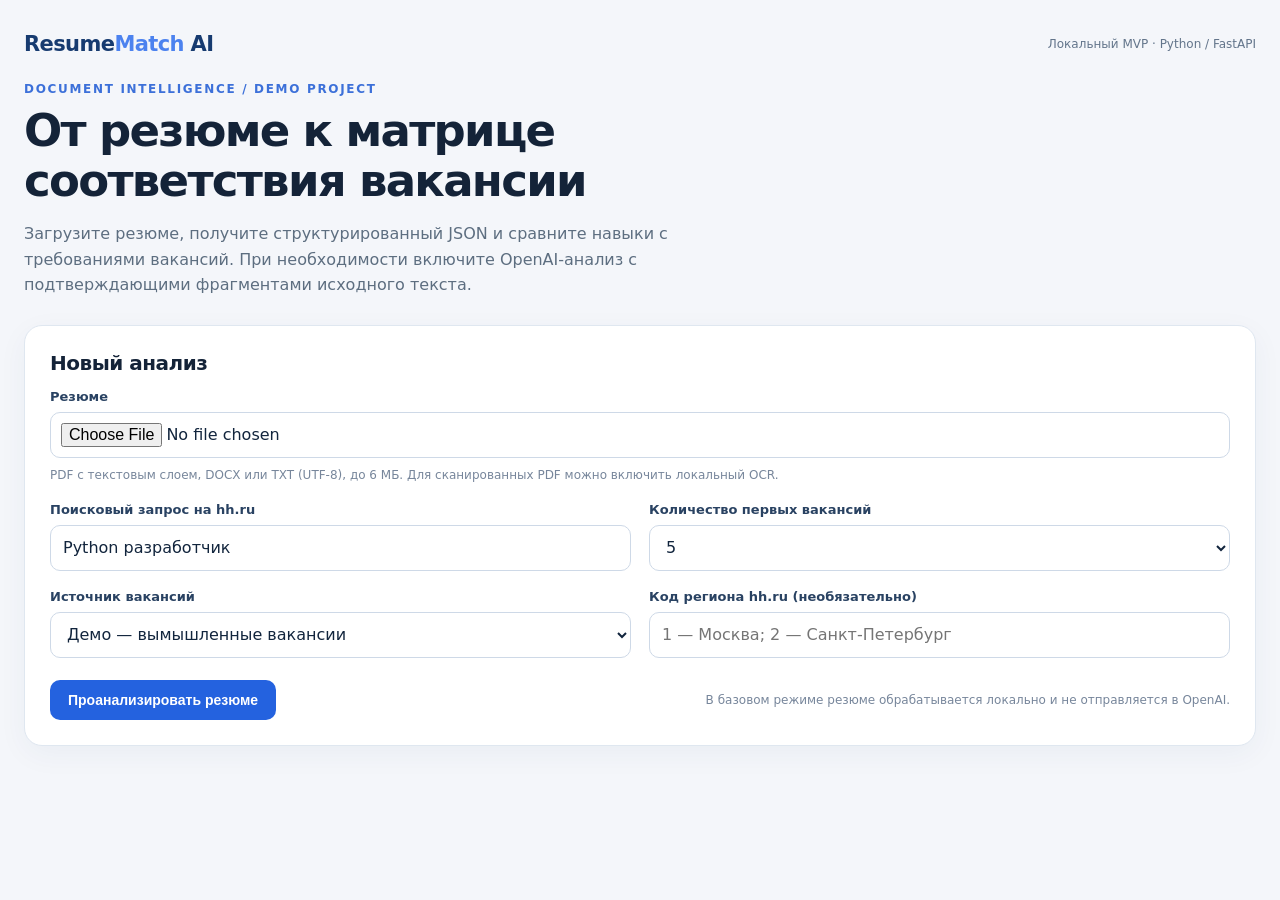
<file: static/index.html>
<!doctype html>
<html lang="ru">
<head>
  <meta charset="utf-8">
  <meta name="viewport" content="width=device-width, initial-scale=1">
  <title>ResumeMatch AI · Матрица соответствия</title>

  <style>
    /* 1. Базовые стили */
    :root {
      font-family: Inter, system-ui, -apple-system, Segoe UI, Arial, sans-serif;
      color: #142338;
      background: #f4f6fa;
      font-synthesis: none;
    }

    * { box-sizing: border-box; }
    body { margin: 0; }
    main { max-width: 1500px; margin: 0 auto; padding: 32px 24px 80px; }
    p { line-height: 1.6; color: #5d6e80; }
    h1 { font-size: clamp(29px, 4vw, 45px); letter-spacing: -1.7px; line-height: 1.1; margin: 10px 0 12px; }
    h2 { margin: 0 0 14px; font-size: 20px; letter-spacing: -.5px; }
    .hidden { display: none !important; }
    .info { font-size: 13px; color: #62758a; }
    .hint { color: #77869b; font-size: 12px; line-height: 1.5; }
    .notice { margin-top: 22px; color: #647b93; font-size: 12px; line-height: 1.6; }

    /* 2. Шапка и описание */
    header { display: flex; align-items: center; justify-content: space-between; gap: 16px; margin-bottom: 26px; }
    .brand { font-weight: 800; letter-spacing: -.6px; font-size: 21px; color: #173b70; }
    .brand span { color: #4c82ef; }
    .header-note { font-size: 12px; color: #63758b; }
    .eyebrow { color: #3c70d9; letter-spacing: .14em; text-transform: uppercase; font-size: 12px; font-weight: 800; }
    .lead { max-width: 770px; margin-bottom: 27px; }

    /* 3. Панели, формы и кнопки */
    .panel {
      background: #fff;
      border: 1px solid #dfe7f0;
      border-radius: 18px;
      padding: 25px;
      box-shadow: 0 8px 30px #1c47730c;
    }
    .panel + .panel { margin-top: 20px; }
    .form-grid { display: grid; grid-template-columns: 1fr 1fr; gap: 18px; }
    .field { display: flex; flex-direction: column; gap: 8px; }
    .field label { font-size: 13px; font-weight: 700; color: #294262; }
    .wide { grid-column: 1 / -1; }

    input:not([type="checkbox"]), select {
      width: 100%;
      min-height: 46px;
      padding: 11px 12px;
      border: 1px solid #ced9e7;
      border-radius: 10px;
      background: #fff;
      color: #12253d;
      font: inherit;
    }
    input[type="file"] { padding: 10px; }
    input[type="checkbox"] { width: 17px; height: 17px; margin: 0; flex: 0 0 auto; accent-color: #2462df; }
    .consent { display: flex; align-items: flex-start; gap: 10px; font-size: 14px; line-height: 1.5; color: #294262; cursor: pointer; }
    .action { display: flex; justify-content: space-between; align-items: center; flex-wrap: wrap; gap: 16px; margin-top: 22px; }

    button { background: #2462df; color: white; border: 0; border-radius: 10px; padding: 12px 18px; font-size: 14px; font-weight: 700; cursor: pointer; }
    button:hover { background: #164ebf; }
    button:disabled { opacity: .55; cursor: wait; }
    button.secondary { background: #eef4ff; color: #1d52b6; }
    button.secondary:hover { background: #dceaff; }

    .error { background: #fff3f0; color: #973f2e; border: 1px solid #f9d1c6; border-radius: 10px; padding: 14px; white-space: pre-wrap; margin-top: 18px; }
    .status { min-height: 18px; margin-top: 14px; }
    .error-text { color: #973f2e; }

    /* 4. Результаты и карточки вакансий */
    .results-head { display: flex; align-items: center; justify-content: space-between; gap: 14px; flex-wrap: wrap; margin: 32px 0 18px; }
    .results-head h2 { margin: 0; }
    .source-info { margin-bottom: 17px; }
    .stat-row { display: grid; grid-template-columns: repeat(3, 1fr); gap: 12px; margin-bottom: 17px; }
    .stat { border: 1px solid #dfe7f0; background: #fff; padding: 18px; border-radius: 13px; }
    .stat b { font-size: 28px; color: #152c4b; display: block; }
    .stat span { color: #6d7d90; font-size: 13px; }

    .vacancy { background: #fff; border: 1px solid #dfe7f0; border-radius: 16px; padding: 22px; margin: 13px 0; }
    .vacancy-top { display: flex; align-items: flex-start; justify-content: space-between; gap: 10px; }
    .vacancy h3 { margin: 0 0 5px; font-size: 19px; }
    .company { font-size: 13px; color: #718199; }
    .vacancy a { display: inline-block; margin-top: 6px; color: #2564dd; text-decoration: none; }
    .badge { font-weight: 800; font-size: 22px; padding: 8px 13px; background: #eef6ff; color: #2760b7; border-radius: 11px; white-space: nowrap; }
    .meter { height: 8px; background: #e7ecf3; border-radius: 20px; overflow: hidden; margin: 16px 0 6px; }
    .meter > div { background: #39a582; height: 100%; border-radius: 20px; }
    .vacancy-meta { color: #708198; font-size: 13px; margin: 10px 0; }

    /* 5. Матрица и JSON */
    details { margin-top: 13px; border-top: 1px solid #ebeff4; padding-top: 14px; }
    summary { color: #2056b8; cursor: pointer; font-size: 14px; font-weight: 700; }
    .table-wrap { overflow-x: auto; }
    table { border-collapse: collapse; width: 100%; font-size: 13px; margin-top: 14px; }
    th { text-align: left; background: #f2f6fd; color: #506780; }
    td, th { border-bottom: 1px solid #e7edf4; padding: 11px 10px; vertical-align: top; }
    .quote { margin-top: 4px; color: #718198; font-size: 12px; line-height: 1.5; white-space: pre-wrap; overflow-wrap: anywhere; }
    .yes { color: #187a57; font-weight: 700; }
    .no { color: #a65b31; font-weight: 700; }
    .json-panel { margin-top: 20px; }
    pre { background: #11243d; color: #d5e6fc; padding: 17px; border-radius: 12px; max-height: 420px; overflow: auto; font-size: 12px; line-height: 1.5; }
    .llm-output h3 { margin: 20px 0 8px; font-size: 15px; }

    .llm-match-panel { margin-top: 24px; border-top: 1px solid #e5ebf3; padding-top: 10px; }
    .llm-match-score { font-size: 28px; font-weight: 800; color: #1a416e; }
    .llm-match-summary { background: #f2f6fd; border-radius: 12px; padding: 15px; margin: 10px 0 16px; }
    .llm-match-summary p { margin: 7px 0 0; font-size: 12px; }
    .manual-review { color: #895417; font-weight: 700; }
    .llm-match-table { overflow-x: auto; margin-bottom: 18px; }
    .llm-match-table table { min-width: 690px; }

    /* v0.4: отдельная семантическая проверка и раскрываемые доказательства */
    .semantic-panel { margin-top: 26px; padding-top: 20px; border-top: 2px solid #e3ecf6; }
    .semantic-summary { display: grid; grid-template-columns: repeat(2, minmax(0,1fr)); gap: 14px; margin: 18px 0; }
    .semantic-stat { background: #f2f6fd; border-radius: 14px; padding: 16px 18px; }
    .semantic-stat b { display: block; font-size: 27px; color: #193e68; }
    .semantic-stat span { font-size: 13px; color: #5b6c80; }
    .semantic-item { margin: 10px 0; border: 1px solid #dfe7f0; border-radius: 12px; padding: 14px 16px; }
    .semantic-item details { margin-top: 10px; padding-top: 10px; }
    .semantic-item-head { display: flex; align-items: center; justify-content: space-between; gap: 10px; flex-wrap: wrap; }
    .semantic-pill { display: inline-block; font-size: 12px; font-weight: 700; background: #eaf4ff; color: #164b9c; padding: 6px 9px; border-radius: 8px; }
    .semantic-pill.partial { background: #fff2dd; color: #905516; }
    .semantic-pill.unknown { background: #f1f3f6; color: #6b7280; }
    .semantic-evidence { padding: 9px 0; border-top: 1px solid #edf0f5; }
    .semantic-evidence q { display: block; color: #33475f; white-space: pre-wrap; overflow-wrap: anywhere; }
    .semantic-evidence .info { margin-top: 5px; }
    .semantic-note { color: #66768a; font-size: 13px; }
    #semantic-status { min-height: 20px; }

    .llm-match-table h4 { margin: 12px 0 2px; font-size: 14px; }

    /* v0.5: опыт, хронология и проверяемые источники */
    .experience-panel { margin-top: 26px; border-top: 2px solid #dfe9f7; padding-top: 22px; }
    .experience-stats { display: grid; grid-template-columns: repeat(3, 1fr); gap: 12px; margin: 14px 0 20px; }
    .experience-stat { padding: 16px; border-radius: 12px; background: #f0f5fc; }
    .experience-stat b { display: block; font-size: 25px; color: #183e6c; }
    .experience-stat span { font-size: 12px; color: #61758a; }
    .experience-card { border: 1px solid #dfe7f0; padding: 15px; border-radius: 12px; margin: 12px 0; }
    .experience-card h4 { margin: 0 0 8px; font-size: 15px; }
    .experience-tag { font-weight: 700; font-size: 12px; padding: 4px 8px; border-radius: 6px; background: #edf3fd; color: #265a9c; }
    .experience-tag.warn { background: #fff3e4; color: #915c25; }
    .experience-evidence { white-space: pre-wrap; overflow-wrap: anywhere; color: #425a73; font-size: 13px; margin: 7px 0; }
    .experience-row { display: flex; align-items: flex-start; gap: 8px; flex-wrap: wrap; justify-content: space-between; }
    @media(max-width:760px){ .experience-stats { grid-template-columns: 1fr; } }

    /* 6. Адаптивность */
    @media (max-width: 760px) {
      main { padding: 21px 14px 52px; }
      header { align-items: flex-start; }
      .panel { padding: 17px; }
      .form-grid { grid-template-columns: 1fr; }
      .wide { grid-column: auto; }
      .stat-row { grid-template-columns: 1fr; }
      .semantic-summary { grid-template-columns: 1fr; }
      .vacancy { padding: 15px; }
      table { font-size: 12px; }
      td, th { padding: 7px 5px; }
    }
  /* EVIDENCE_V07_CSS_START */
.evidence-panel { margin-top: 28px; border-top: 2px solid #dce8f7; padding-top: 22px; }
.evidence-summary { display:grid; grid-template-columns: repeat(3, minmax(0,1fr)); gap:12px; margin:14px 0; }
.evidence-summary > div {background:#f1f6fd; padding:15px; border-radius:12px;}
.evidence-summary b {display:block; color:#20436b; font-size:24px;}
.evidence-summary span {font-size:12px; color:#61758a;}
.evidence-row {border:1px solid #e0e8f2; border-radius:11px; margin:10px 0; padding:15px;}
.evidence-row-header {display:flex; align-items:flex-start; justify-content:space-between; gap:10px; flex-wrap:wrap;}
.evidence-row-header strong {font-size:14px;}
.evidence-status {border-radius:7px; background:#f1f3f6; color:#475569; font-size:12px; padding:5px 9px; font-weight:700;}
.evidence-status.exact_mention {background:#e6f4eb; color:#266244;}
.evidence-status.duration_provisional,.evidence-status.semantic_proposal {background:#e8f1fc; color:#24518e;}
.evidence-status.partial_proposal,.evidence-status.documented_below {background:#fff1d8; color:#875310;}
.evidence-source {white-space:pre-wrap; overflow-wrap:anywhere; border-top:1px solid #e8edf4; margin-top:8px; padding-top:8px; font-size:13px;}
.evidence-source b {color:#30465f;}
.evidence-detail {font-size:12px; color:#5c6e84; margin:9px 0 0;}
.evidence-panel details {margin-top:10px;}
@media(max-width:760px) {.evidence-summary {grid-template-columns:1fr;}}
/* EVIDENCE_V07_CSS_END */

    /* REPORT_V08_CSS_START */
  .report-panel { border-top: 2px solid #dce8f7; padding-top: 24px; margin-top: 28px; }
  .report-fields { margin-top: 16px; max-width: 420px; }
  .report-fields .field { display:flex; flex-direction:column; gap:8px; font-size:13px; font-weight:700; color:#294262; }
  .report-actions { justify-content:flex-start; gap:12px; }
  .report-preview { border:1px solid #dce7f4; border-radius:14px; background:#fafcff; padding:20px; margin-top:16px; }
  .report-preview h4 { margin: 0 0 12px; font-size:17px; color:#173b70; }
  .report-preview p { margin:7px 0; }
  .report-stats { display:grid; grid-template-columns:repeat(3,minmax(0,1fr)); gap:10px; margin:14px 0; }
  .report-stat {background:#eef5fd; border-radius:10px; padding:13px; }
  .report-stat strong {display:block; font-size:23px; color:#173b70; }
  .report-stat span {font-size:12px; color:#5f7086; }
  .report-conclusion { border-top:1px solid #dce7f4; margin-top:16px; padding-top:12px; }
  .report-conclusion p { color:#3b526b; font-size:13px; }
  @media(max-width:760px) { .report-stats {grid-template-columns:1fr;} .report-actions button {width:100%;} }
  /* REPORT_V08_CSS_END */

      /* BATCH_V09_CSS_START */
    .batch-panel { margin: 20px 0; }
    .batch-panel .form-grid { margin: 14px 0; }
    .batch-panel .consent { margin: 12px 0; }
    .batch-grid-wrap { width:100%; overflow-x:auto; margin-top: 16px; }
    .batch-grid { width:100%; border-collapse:collapse; font-size:13px; min-width:550px; }
    .batch-grid th, .batch-grid td { padding:10px; text-align:left; vertical-align:top; border-bottom:1px solid #dbe3ed; }
    .batch-grid th { font-weight:700; }
    .batch-grid td:not(:first-child) { min-width:130px; }
    .batch-pill { display:inline-block; border-radius:14px; padding:3px 9px; font-size:12px; background:#e8eef6; color:#1b2f48; }
    .batch-candidate { padding:16px; margin:14px 0; border:1px solid #dbe3ed; border-radius:12px; }
    .batch-candidate summary { cursor:pointer; font-weight:700; }
    .batch-row { padding:12px 0; border-bottom:1px solid #dbe3ed; }
    .batch-row:last-child { border:0; }
    .batch-quote { padding:8px; background:rgba(130,148,170,.1); border-radius:6px; white-space:pre-wrap; overflow-wrap:anywhere; }
    .batch-actions { margin:10px 0; }
    /* BATCH_V09_CSS_END */

  /* WORKSPACE_V10_CSS_START */
.workspace-panel .workspace-two-cols {display:grid;grid-template-columns:repeat(2,minmax(0,1fr));gap:20px;margin-top:16px}
.workspace-panel .workspace-item {padding:12px 14px;border:1px solid #dce4ed;border-radius:10px;margin:9px 0;background:#f8fafc}
.workspace-panel .workspace-item p{margin:5px 0;color:#526175;font-size:13px}
.workspace-panel .workspace-item .workspace-buttons{display:flex;gap:8px;flex-wrap:wrap;margin-top:9px}
.workspace-panel .workspace-item button{padding:7px 12px;font-size:12px}
.workspace-panel .workspace-archive-grid{max-width:100%;overflow-x:auto;margin-top:10px}
.workspace-panel .workspace-archive-grid table{min-width:620px;width:100%;border-collapse:collapse}
.workspace-panel .workspace-archive-grid td,.workspace-panel .workspace-archive-grid th{padding:9px;border-bottom:1px solid #dce4ed;text-align:left;vertical-align:top;font-size:13px}
.workspace-panel .workspace-archive-grid th{background:#f5f8fc}
.workspace-panel #workspace-archive-detail{margin:16px 0;padding:15px;border-radius:10px;border:1px solid #dce4ed}
.workspace-panel .workspace-empty{font-size:13px;color:#627286}
@media(max-width:760px){.workspace-panel .workspace-two-cols{grid-template-columns:1fr}}
/* WORKSPACE_V10_CSS_END */

  </style>
</head>

<body>
  <main>
    <!-- Шапка -->
    <header>
      <div class="brand">Resume<span>Match</span> AI</div>
      <div class="header-note">Локальный MVP · Python / FastAPI</div>
    </header>

    <!-- Описание проекта -->
    <section aria-labelledby="page-title">
      <div class="eyebrow">Document intelligence / Demo project</div>
      <h1 id="page-title">От резюме к матрице<br>соответствия вакансии</h1>
      <p class="lead">
        Загрузите резюме, получите структурированный JSON и сравните навыки
        с требованиями вакансий. При необходимости включите OpenAI-анализ
        с подтверждающими фрагментами исходного текста.
      </p>
    </section>

    <!-- Форма базового анализа: без передачи резюме в OpenAI -->
    <section class="panel" aria-labelledby="analysis-title">
      <h2 id="analysis-title">Новый анализ</h2>

      <form id="form">
        <div class="form-grid">
          <div class="field wide">
            <label for="resume">Резюме</label>
            <input type="file" id="resume" name="resume" accept=".pdf,.docx,.txt" required>
            <div class="hint">
              PDF с текстовым слоем, DOCX или TXT (UTF-8), до 6 МБ.
              Для сканированных PDF можно включить локальный OCR.
            </div>
          </div>

          <div class="field">
            <label for="search_query">Поисковый запрос на hh.ru</label>
            <input id="search_query" name="search_query" value="Python разработчик" placeholder="Например: LLM разработчик">
          </div>

          <div class="field">
            <label for="count">Количество первых вакансий</label>
            <select id="count" name="count">
              <option value="3">3</option>
              <option value="5" selected>5</option>
              <option value="10">10</option>
            </select>
          </div>

          <div class="field">
            <label for="mode">Источник вакансий</label>
            <select id="mode" name="mode">
              <option value="demo">Демо — вымышленные вакансии</option>
              <option value="hh">hh.ru API — реальные вакансии</option>
            </select>
          </div>

          <div class="field">
            <label for="area">Код региона hh.ru (необязательно)</label>
            <input id="area" name="area" placeholder="1 — Москва; 2 — Санкт-Петербург">
          </div>
        </div>

        <div class="action">
          <button type="submit" id="run">Проанализировать резюме</button>
          <span class="hint">В базовом режиме резюме обрабатывается локально и не отправляется в OpenAI.</span>
        </div>
      </form>

      <div id="error" class="error hidden" role="alert"></div>
    </section>

    <!-- Результаты базового анализа -->
    <section id="results" class="hidden" aria-labelledby="results-title">
      <div class="results-head">
        <h2 id="results-title">Результаты анализа</h2>
        <button type="button" class="secondary" id="download">Скачать полный JSON</button>
      </div>

      <div id="source-info" class="info source-info"></div>

      <div class="stat-row">
        <div class="stat"><b id="stat-skills">—</b><span>Навыков распознано в резюме</span></div>
        <div class="stat"><b id="stat-vacancies">—</b><span>Вакансий обработано</span></div>
        <div class="stat"><b id="stat-top">—</b><span>Наибольший процент совпадения</span></div>
      </div>

      <div id="vacancies"></div>


      <!-- RAG_V06_START -->
      <div class="panel json-panel" id="rag-panel" style="margin:20px 0">
        <h2>Векторный поиск и RAG · FAISS</h2>
        <p class="info">Эмбеддинги OpenAI → временный FAISS-индекс → поиск по фрагментам → ответ LLM с проверенными дословными цитатами. Новые платные запросы выполняются только после согласия.</p>
        <div class="form-grid">
          <div class="field wide">
            <label for="rag-vacancy-select">Вакансия для векторного поиска</label>
            <select id="rag-vacancy-select"></select>
          </div>
          <div class="field wide">
            <label for="rag-question">Вопрос к резюме и вакансии</label>
            <input id="rag-question" maxlength="700" value="Подтверждает ли резюме опыт работы с FastAPI и REST API, который требуется в вакансии?">
          </div>
        </div>
        <label class="consent" for="rag-consent" style="margin-top:16px">
          <input type="checkbox" id="rag-consent">
          <span>Разрешаю отправить текст резюме и вакансии в OpenAI для получения эмбеддингов; также разрешаю отправлять введённые вопросы и найденные фрагменты при выполнении RAG-запросов. Запросы оплачиваются через OpenAI API.</span>
        </label>
        <div class="action">
          <button type="button" id="rag-build">Создать FAISS-индекс</button>
          <span class="hint">Индекс хранится в оперативной памяти сервера до 20 минут, не сохраняется на диск.</span>
        </div>
        <div class="action" style="justify-content:flex-start">
          <button type="button" id="rag-search" disabled>Найти фрагменты</button>
          <button type="button" id="rag-ask" disabled>Спросить RAG (OpenAI)</button>
          <button type="button" class="secondary" id="rag-delete" disabled>Удалить индекс</button>
        </div>
        <p class="info status" id="rag-status" role="status" aria-live="polite"></p>
        <div id="rag-answer" class="hidden"></div>
        <div id="rag-hits" class="hidden"></div>
        <p class="notice">FAISS возвращает семантически близкие фрагменты, но сходство не доказывает выполнение требований. Сервер подтверждает дословные цитаты; выводы LLM требуют ручной проверки.</p>
      </div>
      <!-- RAG_V06_END -->

      <!-- BATCH_V09_HTML_START -->
      <section id="batch-panel" class="panel batch-panel" aria-labelledby="batch-title">
        <h2 id="batch-title">Пакетное сравнение резюме · v0.9</h2>
        <p class="info">Одна вакансия — до пяти резюме. Система сопоставляет проверяемые цитаты и показывает отдельные матрицы. <strong>Не ранжирует кандидатов и не принимает кадровых решений.</strong></p>
        <div class="form-grid">
          <div class="field wide">
            <label for="batch-vacancy">Выбранная вакансия</label>
            <select id="batch-vacancy"></select>
            <p class="hint">Сначала выполни обычный анализ в форме выше, чтобы загрузить вакансии.</p>
          </div>
          <div class="field wide">
            <label for="batch-resumes">Резюме для сравнения (PDF/DOCX/TXT, до 6 МБ каждое)</label>
            <input id="batch-resumes" type="file" accept=".pdf,.docx,.txt" multiple>
            <p class="hint">Максимум пять файлов. Они не сохраняются в базе и используются только для текущего анализа.</p>
          </div>
        </div>
        <label class="consent" for="batch-cloud-consent">
          <input type="checkbox" id="batch-cloud-consent">
          <span>Разрешаю передачу выбранной вакансии и каждого загруженного резюме в OpenAI для структурированного извлечения. Понимаю, что выполняется до 1 + N оплачиваемых запросов (N — число резюме), а при повторном использовании вакансии на один запрос меньше.</span>
        </label>
        <label class="consent" for="batch-experience">
          <input type="checkbox" id="batch-experience">
          <span>Дополнительно проанализировать датированные периоды работы и обязанности каждого кандидата через OpenAI (обычно ещё до двух оплачиваемых запросов на резюме).</span>
        </label>
        <div class="action">
          <button type="button" id="batch-run">Сопоставить резюме</button>
          <span class="hint">Обработка идёт по очереди. Единая матрица собирается локально без дополнительных API-вызовов.</span>
        </div>
        <p id="batch-status" class="info status" role="status" aria-live="polite"></p>
        <div id="batch-output" class="hidden"></div>
        <p class="notice">Доли дословных упоминаний не означают качество кандидата. Неподтверждённые сведения требуют ручной проверки. Полноценный RAG по каждому резюме отдельно в этом режиме не запускается.</p>
      </section>
      <!-- BATCH_V09_HTML_END -->

      <!-- WORKSPACE_V10_HTML_START -->
      <section id="workspace-panel" class="panel workspace-panel" aria-labelledby="workspace-title">
        <h2 id="workspace-title">Кандидаты, вакансии и история · v1.0</h2>
        <p class="info">Локальная история проверок: SQLite с шифрованием Fernet, отдельный ключ доступа и автоматическое удаление снимков через 30 дней (по умолчанию). Исходные файлы резюме не сохраняются.</p>
        <div class="form-grid">
          <div class="field wide">
            <label for="workspace-token">Ключ доступа к локальной истории (из RESUMEMATCH_WORKSPACE_TOKEN)</label>
            <input id="workspace-token" type="password" autocomplete="off" placeholder="Ключ из .env не сохраняется в браузере" />
          </div>
        </div>
        <div class="action">
          <button type="button" id="workspace-connect">Открыть историю</button>
          <button type="button" id="workspace-logout" class="secondary" disabled>Закрыть доступ</button>
        </div>
        <p id="workspace-status" class="info status" role="status" aria-live="polite"></p>
        <div id="workspace-content" class="hidden">
          <h3>Сохранить результаты текущей проверки</h3>
          <p class="info">Отчёт сохраняется только по кнопке. При сохранении матрица повторно проверяется по текущим исходным файлам; при открытии истории повторной проверки уже не происходит.</p>
          <label class="consent" for="workspace-consent">
            <input id="workspace-consent" type="checkbox" />
            <span>Я разрешаю сохранить текстовые результаты и цитаты из резюме в локальной зашифрованной базе. Подтверждаю, что имею право обрабатывать эти данные.</span>
          </label>
          <div class="action">
            <button type="button" id="workspace-save-report" class="secondary">Сохранить одиночный отчёт v0.8</button>
            <button type="button" id="workspace-save-batch" class="secondary">Сохранить пакетную матрицу v0.9</button>
          </div>
          <h3>История анализов</h3>
          <div class="action"><button type="button" id="workspace-refresh" class="secondary">Обновить историю</button></div>
          <div id="workspace-archives"></div>
          <div id="workspace-archive-detail" class="hidden"></div>
          <div class="workspace-two-cols">
            <div>
              <h3>Кандидаты</h3>
              <div class="field"><label for="workspace-candidate-name">Имя / метка</label>
                <input id="workspace-candidate-name" maxlength="120" placeholder="Кандидат 01"></div>
              <div class="field"><label for="workspace-candidate-note">Заметка</label>
                <input id="workspace-candidate-note" maxlength="1000" placeholder="Для внутреннего использования"></div>
              <div class="action"><button type="button" id="workspace-add-candidate" class="secondary">Добавить кандидата</button></div>
              <div id="workspace-candidates"></div>
            </div>
            <div>
              <h3>Вакансии</h3>
              <div class="field"><label for="workspace-vacancy-title">Название вакансии</label>
                <input id="workspace-vacancy-title" maxlength="180" placeholder="Python Backend"></div>
              <div class="field"><label for="workspace-vacancy-description">Описание</label>
                <textarea id="workspace-vacancy-description" rows="3" maxlength="24000"></textarea></div>
              <div class="action"><button type="button" id="workspace-add-vacancy" class="secondary">Добавить вакансию</button></div>
              <div id="workspace-vacancies"></div>
            </div>
          </div>
          <p class="notice">Только для локального персонального использования на 127.0.0.1. Это не многопользовательский сервис. История не хранит PDF, DOCX и TXT, а архивный снимок не является повторно проверенным доказательством.</p>
        </div>
      </section>
      <!-- WORKSPACE_V10_HTML_END -->

      <!-- JSON базового извлечения -->
      <div class="panel json-panel">
        <h2>JSON резюме · локальное извлечение</h2>
        <p class="info">Явно распознанные навыки и фрагменты резюме. Для PDF — страница источника.</p>
        <pre id="resume-json"></pre>
      </div>

      <!-- Отдельный LLM-анализ: только после согласия пользователя -->
      <div class="panel json-panel" id="llm-panel">
        <h2>LLM-анализ OpenAI</h2>
        <p class="info">
          Модель извлечёт структурированные факты из резюме и выбранной вакансии.
          Для каждого факта будут показаны исходная цитата <code>source_text</code>
          и результат проверки <code>source_verified</code>.
        </p>

        <div class="field" style="margin: 16px 0">
          <label for="llm-vacancy-select">Вакансия для подробного LLM-анализа</label>
          <select id="llm-vacancy-select"></select>
        </div>

        <label class="consent" for="llm-consent">
          <input type="checkbox" id="llm-consent">
          <span>Разрешаю отправить содержимое выбранного резюме и текст выбранной вакансии в OpenAI API.</span>
        </label>

        <div class="action">
          <button type="button" id="run-llm">Извлечь данные через OpenAI</button>
          <span class="hint">Два платных API-запроса; ключ хранится только на сервере в .env.</span>
        </div>

        <p class="info status" id="llm-status" role="status" aria-live="polite"></p>

        <div id="llm-output" class="llm-output hidden">
          <h3>Структурированное резюме</h3>
          <pre id="llm-resume-json"></pre>

          <h3>Структурированная вакансия</h3>
          <pre id="llm-vacancy-json"></pre>

          <!-- Сопоставление выполняется в Python без нового вызова OpenAI -->
          <section id="llm-matching" class="llm-match-panel hidden" aria-labelledby="llm-match-title">
            <h3 id="llm-match-title">Матрица по LLM-данным</h3>
            <div id="llm-match-summary"></div>
            <div id="llm-match-matrices"></div>
            <p class="notice" id="llm-match-disclaimer"></p>
          </section>

          <!-- v0.4: отдельный платный этап, без автоматического подтверждения -->
          <section id="semantic-panel" class="semantic-panel hidden" aria-labelledby="semantic-title">
            <h3 id="semantic-title">Семантическое сопоставление · OpenAI</h3>
            <p class="info">
              Для требований без точного совпадения модель ищет смысловые доказательства
              в подтверждённых цитатах резюме. Результат — предложение для проверки человеком,
              а не окончательная оценка. Стаж выводится отдельно и не включается в процент.
            </p>
            <label class="consent" for="semantic-consent">
              <input type="checkbox" id="semantic-consent">
              <span>Разрешаю дополнительную отправку извлечённых фактов и цитат резюме и вакансии в OpenAI API.</span>
            </label>
            <div class="action">
              <button type="button" id="run-semantic">Проверить смысловые совпадения (OpenAI)</button>
              <span class="hint">Отдельный платный запрос; ключ не передаётся в браузер.</span>
            </div>
            <p id="semantic-status" class="info status" role="status" aria-live="polite"></p>
            <div id="semantic-results" class="hidden"></div>
          </section>

          <!-- v0.5: отдельная проверка стажа и обязанностей по исходному резюме -->
          <section id="experience-panel" class="experience-panel hidden" aria-labelledby="experience-title">
            <h3 id="experience-title">Опыт работы, сроки и обязанности · OpenAI</h3>
            <p class="info">
              Повторно читаем исходное резюме, извлекаем датированные места работы,
              сверяем дословные цитаты и сравниваем обязанности с выбранной вакансией.
              Сроки без точного месяца и года не подсчитываются. Итоги требуют проверки человеком.
            </p>
            <label class="consent" for="experience-consent">
              <input type="checkbox" id="experience-consent">
              <span>Разрешаю дополнительную отправку текста резюме и подтверждённых цитат вакансии в OpenAI API (1–2 платных запроса).</span>
            </label>
            <div class="action">
              <button type="button" id="run-experience">Проверить стаж и обязанности (OpenAI)</button>
              <span class="hint">Процент совпадения навыков не изменится.</span>
            </div>
            <p id="experience-status" class="info status" role="status" aria-live="polite"></p>
            <div id="experience-results" class="hidden"></div>
          </section>
          <!-- EVIDENCE_V07_HTML_START -->
          <section id="evidence-panel" class="evidence-panel" aria-labelledby="evidence-title">
            <h3 id="evidence-title">Единая доказательная матрица · v0.7</h3>
            <p class="info">Объединяет навыки, стаж, обязанности и RAG-цитаты. Формируется локально по исходным документам без дополнительных запросов и оплаты OpenAI. Недоказанные и предварительные выводы остаются видимыми отдельно.</p>
            <div class="action">
              <button type="button" id="run-evidence">Собрать единую матрицу</button>
              <span class="hint">Можно запускать после LLM-извлечения; предварительные выводы добавятся после семантического анализа, проверки стажа и RAG.</span>
            </div>
            <p id="evidence-status" class="info status" role="status" aria-live="polite"></p>
            <div id="evidence-results" class="hidden"></div>
          </section>
          <!-- EVIDENCE_V07_HTML_END -->
          <!-- REPORT_V08_HTML_START -->
          <section id="report-panel" class="report-panel" aria-labelledby="report-title">
            <h3 id="report-title">Итоговый отчёт по кандидату · v0.8</h3>
            <p class="info">Собирает проверяемую матрицу заново, показывает нейтральное заключение и создаёт PDF с цитатами. Это не оценка пригодности к найму. Отчёт формируется локально, без дополнительных запросов к OpenAI.</p>
            <div class="report-fields">
              <label class="field" for="report-candidate">
                <span>Подпись кандидата (необязательно)</span>
                <input id="report-candidate" type="text" maxlength="120" placeholder="Например: Кандидат № 1">
              </label>
            </div>
            <div class="action report-actions">
              <button type="button" id="report-preview-button" class="secondary">Предпросмотр отчёта</button>
              <button type="button" id="report-pdf-button">Скачать отчёт PDF</button>
            </div>
            <p id="report-status" class="info status" role="status" aria-live="polite"></p>
            <div id="report-preview" class="report-preview hidden"></div>
            <p class="hint">PDF сохранится на устройстве и может содержать персональные данные резюме. Не пересылай его без разрешения кандидата.</p>
          </section>
          <!-- REPORT_V08_HTML_END -->

        </div>
      </div>

      <p class="notice">
        Процент в основных карточках рассчитан локальным словарём навыков.
        Новая LLM-матрица ниже рассчитывается отдельно по извлечённым фактам.
        Ни один показатель не является вероятностью трудоустройства.
        <code>source_verified: true</code> означает, что цитата найдена в исходном тексте;
        смысловая корректность факта проверяется отдельно.
      </p>
    </section>
  </main>

  <script>
    // ==========================================================
    // 1. Состояние и общие вспомогательные функции
    // ==========================================================
    const $ = (id) => document.getElementById(id);

    let latest = null;
    let analyzedInputSnapshot = null;

    function make(tag, text = '', className = '') {
      const element = document.createElement(tag);
      element.textContent = String(text);
      if (className) element.className = className;
      return element;
    }

    function isSafeVacancyLink(url) {
      try {
        const parsed = new URL(url);
        return parsed.protocol === 'https:' &&
          (parsed.hostname === 'hh.ru' || parsed.hostname.endsWith('.hh.ru'));
      } catch {
        return false;
      }
    }

    function getCurrentInputSnapshot() {
      const file = $('resume').files[0];
      return JSON.stringify({
        file: file ? [file.name, file.size, file.lastModified] : null,
        query: $('search_query').value,
        count: $('count').value,
        mode: $('mode').value,
        area: $('area').value
      });
    }

    async function getJsonResponse(response) {
      const body = await response.json().catch(() => ({}));
      if (!response.ok) {
        const detail = body.detail || `HTTP ${response.status}`;
        throw new Error(typeof detail === 'string' ? detail : JSON.stringify(detail));
      }
      return body;
    }

    function downloadJson(data, filename) {
      const blob = new Blob([JSON.stringify(data, null, 2)], {
        type: 'application/json;charset=utf-8'
      });
      const url = URL.createObjectURL(blob);
      const anchor = document.createElement('a');
      anchor.href = url;
      anchor.download = filename;
      document.body.append(anchor);
      anchor.click();
      anchor.remove();
      setTimeout(() => URL.revokeObjectURL(url), 1000);
    }

    // ==========================================================
    // 2. Матрица соответствия для одной вакансии
    // ==========================================================
    function makeMatrix(match) {
      const wrap = make('div', '', 'table-wrap');

      if (!match.matrix.length) {
        wrap.append(make('p', 'Распознаваемых требований нет — процент не рассчитан.'));
        return wrap;
      }

      const table = make('table');
      const header = make('tr');

      ['Навык / цитата вакансии', 'Статус', 'Цитата резюме'].forEach((title) => {
        header.append(make('th', title));
      });
      table.append(header);

      for (const row of match.matrix) {
        const tr = make('tr');

        const requirement = make('td');
        requirement.append(make('strong', row.requirement));
        requirement.append(make('div', row.vacancy_source_text || '', 'quote'));
        tr.append(requirement);

        const matched = row.status === 'matched';
        tr.append(make('td', matched ? 'Подтверждено' : 'Нет подтверждения', matched ? 'yes' : 'no'));

        const evidence = make('td');
        evidence.append(make('div', row.resume_source_text || 'Явное упоминание в резюме не найдено.', 'quote'));
        if (row.resume_page != null) {
          evidence.append(make('div', `Страница резюме: ${row.resume_page}`, 'info'));
        }
        tr.append(evidence);

        table.append(tr);
      }

      wrap.append(table);
      return wrap;
    }

    // ==========================================================
    // 3. Карточка вакансии
    // ==========================================================
    function makeVacancyCard(match) {
      const vacancy = match.vacancy;
      const card = make('article', '', 'vacancy');
      const top = make('div', '', 'vacancy-top');
      const heading = make('div');

      heading.append(make('h3', vacancy.name));
      heading.append(make('div', vacancy.employer, 'company'));

      if (isSafeVacancyLink(vacancy.url)) {
        const link = make('a', 'Открыть вакансию на hh.ru');
        link.href = vacancy.url;
        link.target = '_blank';
        link.rel = 'noopener noreferrer';
        heading.append(link);
      }

      top.append(heading);
      top.append(make('span', match.score_percent == null ? 'н/д' : `${match.score_percent}%`, 'badge'));
      card.append(top);

      card.append(make(
        'div',
        `${match.matched_count} из ${match.scored_requirement_count} распознанных требований подтверждены · ${vacancy.experience || 'Опыт не указан'}`,
        'vacancy-meta'
      ));

      if (match.score_percent != null) {
        const meter = make('div', '', 'meter');
        const fill = make('div');
        fill.style.width = `${Math.max(0, Math.min(100, match.score_percent))}%`;
        meter.append(fill);
        card.append(meter);
      }

      const details = make('details');
      details.append(make('summary', 'Матрица соответствия и подтверждающие цитаты'));
      details.append(makeMatrix(match));

      const otherRequirements = vacancy.other_requirements_for_review || [];
      if (otherRequirements.length) {
        const otherDetails = make('details');
        otherDetails.append(make('summary', 'Другие требования — ручная проверка'));
        const list = make('ul');
        otherRequirements.forEach((text) => list.append(make('li', text)));
        otherDetails.append(list);
        details.append(otherDetails);
      }

      card.append(details);
      return card;
    }

    // ==========================================================
    // 4. Отображение результатов локального анализа
    // ==========================================================
    function renderResults(data) {
      latest = data;
      analyzedInputSnapshot = getCurrentInputSnapshot();

      $('results').classList.remove('hidden');
      $('source-info').textContent = `${data.source_label} · ${data.search_query}`;
      $('stat-skills').textContent = data.summary.extracted_skills_count;
      $('stat-vacancies').textContent = data.summary.vacancies_count;

      const scores = data.matches
        .map((match) => match.score_percent)
        .filter((value) => typeof value === 'number');
      $('stat-top').textContent = scores.length ? `${Math.max(...scores)}%` : '—';

      const cards = $('vacancies');
      cards.replaceChildren();
      if (!data.matches.length) {
        cards.append(make('p', 'Вакансии не найдены. Попробуйте другой запрос.'));
      }
      data.matches.forEach((match) => cards.append(makeVacancyCard(match)));

      $('resume-json').textContent = JSON.stringify(data.resume, null, 2);
      const vacancySelect = $('llm-vacancy-select');
      vacancySelect.replaceChildren();
      data.matches.forEach((match, index) => {
        const option = make('option', match.vacancy.name || `Вакансия ${index + 1}`);
        option.value = String(index);
        vacancySelect.append(option);
      });

      // Предыдущие LLM-данные больше не относятся к новому анализу.
      $('llm-consent').checked = false;
      $('llm-status').textContent = '';
      $('llm-status').classList.remove('error-text');
      $('llm-output').classList.add('hidden');
      $('llm-resume-json').textContent = '';
      $('llm-vacancy-json').textContent = '';
      $('llm-matching').classList.add('hidden');
      resetSemantic();
      resetExperience();

      $('results').scrollIntoView({ behavior: 'smooth', block: 'start' });
    }

    // ==========================================================
    // 5. Базовый анализ: POST /api/analyze
    // ==========================================================
    async function runLocalAnalysis(event) {
      event.preventDefault();

      const button = $('run');
      $('error').classList.add('hidden');
      button.disabled = true;
      button.textContent = 'Анализируем...';

      try {
        const snapshot = getCurrentInputSnapshot();
        const response = await fetch('/api/analyze', {
          method: 'POST',
          body: new FormData(event.currentTarget)
        });
        const data = await getJsonResponse(response);

        // Пользователь мог изменить форму, пока сервер обрабатывал запрос.
        if (snapshot !== getCurrentInputSnapshot()) {
          throw new Error('Параметры формы изменились во время анализа. Запустите анализ повторно.');
        }
        renderResults(data);
        batchPopulateVacancies();
        ragReset();
        ragPopulateVacancies();
      } catch (error) {
        $('error').textContent = error.message;
        $('error').classList.remove('hidden');
      } finally {
        button.disabled = false;
        button.textContent = 'Проанализировать резюме';
      }
    }

    // ==========================================================
    // 6. Отображение матрицы из LLM JSON
    // ==========================================================
    function makeLlmTable(rows, title) {
      const wrap = make('div', '', 'llm-match-table');
      wrap.append(make('h4', title));
      if (!rows || !rows.length) {
        wrap.append(make('p', 'Требования этой категории не извлечены.'));
        return wrap;
      }

      const table = make('table');
      const header = make('tr');
      ['Требование', 'Статус', 'Цитата вакансии', 'Цитата резюме'].forEach((text) => {
        header.append(make('th', text));
      });
      table.append(header);

      for (const row of rows) {
        const tr = make('tr');
        tr.append(make('td', row.requirement));

        const labels = {
          matched: 'Подтверждено по названию',
          not_confirmed: 'Нет подтверждения',
          manual_review: 'Ручная проверка'
        };
        const cls = row.status === 'matched' ? 'yes' :
          row.status === 'manual_review' ? 'manual-review' : 'no';
        const status = make('td', labels[row.status] || row.status, cls);
        status.append(make('div', row.note || '', 'quote'));
        tr.append(status);

        const vacancyText = make('td');
        vacancyText.append(make('div', row.vacancy_source_text || 'Цитата отсутствует', 'quote'));
        if (row.vacancy_page != null) {
          vacancyText.append(make('div', `Страница ${row.vacancy_page}`, 'info'));
        }
        tr.append(vacancyText);

        const resumeText = make('td');
        resumeText.append(make('div', row.resume_source_text || 'Не найдено', 'quote'));
        if (row.resume_page != null) {
          resumeText.append(make('div', `Страница ${row.resume_page}`, 'info'));
        }
        tr.append(resumeText);
        table.append(tr);
      }

      wrap.append(table);
      return wrap;
    }

    function renderLlmMatching(matrix) {
      const summary = $('llm-match-summary');
      const rows = $('llm-match-matrices');
      summary.replaceChildren();
      rows.replaceChildren();

      const scoreText = matrix.score_percent == null
        ? 'Оценка не рассчитана'
        : `${matrix.score_percent}%`;
      const box = make('div', '', 'llm-match-summary');
      box.append(make('div', scoreText, 'llm-match-score'));
      box.append(make(
        'p',
        `${matrix.required_matched} из ${matrix.required_total} обязательных навыков подтверждены; ` +
        `${matrix.optional_matched} из ${matrix.optional_total} желательных подтверждены. ` +
        'Стаж, обязанности и условия пока не входят в процент.'
      ));
      if (matrix.required_review_total) {
        box.append(make('p',
          `Требований для ручной проверки: ${matrix.required_review_total}. ` +
          'Итоговый процент скрыт до проверки цитат.', 'manual-review'));
      }
      summary.append(box);

      rows.append(makeLlmTable(matrix.required_matrix, 'Обязательные навыки'));
      rows.append(makeLlmTable(matrix.optional_matrix, 'Желательные навыки (в процент не входят)'));

      const experience = matrix.not_scored?.experience || [];
      if (experience.length) {
        const details = make('details');
        details.append(make('summary', 'Требования к стажу — для ручной проверки'));
        const list = make('ul');
        for (const fact of experience) {
          const item = make('li', fact.value || 'Неизвестно');
          item.append(make('div', fact.source_text || '', 'quote'));
          list.append(item);
        }
        details.append(list);
        rows.append(details);
      }
      $('llm-match-disclaimer').textContent = matrix.disclaimer || '';
      $('llm-matching').classList.remove('hidden');
    }

    // ==========================================================
    // 7. LLM-анализ: два платных запроса, затем локальное сопоставление
    // ==========================================================
    function setLlmStatus(text, isError = false) {
      const status = $('llm-status');
      status.textContent = text;
      status.classList.toggle('error-text', isError);
    }

    async function runLlmAnalysis() {
      const button = $('run-llm');

      if (!latest || !latest.matches.length) {
        setLlmStatus('Сначала выполните базовый анализ с хотя бы одной вакансией.', true);
        return;
      }
      if (analyzedInputSnapshot !== getCurrentInputSnapshot()) {
        setLlmStatus('Вы изменили резюме или параметры поиска. Сначала повторите базовый анализ.', true);
        return;
      }
      if (!$('llm-consent').checked) {
        setLlmStatus('Для обращения к OpenAI нужно ваше согласие на передачу текста.', true);
        return;
      }

      const file = $('resume').files[0];
      if (!file) {
        setLlmStatus('Выберите файл резюме.', true);
        return;
      }

      button.disabled = true;
      $('llm-output').classList.add('hidden');
      $('llm-resume-json').textContent = '';
      $('llm-vacancy-json').textContent = '';
      $('llm-matching').classList.add('hidden');
      resetSemantic();
      resetExperience();
      delete latest.llm;

      try {
        // 6.1. Извлекаем факты из резюме.
        setLlmStatus('OpenAI извлекает данные резюме...');
        const form = new FormData();
        form.append('resume', file);
        form.append('cloud_consent', 'true');

        const resumeResponse = await fetch('/api/llm/resume', {
          method: 'POST',
          body: form
        });
        const resumeData = await getJsonResponse(resumeResponse);

        // 6.2. Извлекаем требования первой вакансии.
        setLlmStatus('OpenAI извлекает требования первой вакансии...');
        const selectedIndex = Number($('llm-vacancy-select').value);
        const vacancy = latest.matches[selectedIndex]?.vacancy;
        if (!vacancy) throw new Error('Выберите вакансию для LLM-анализа.');

        const vacancyResponse = await fetch('/api/llm/vacancy', {
          method: 'POST',
          headers: { 'Content-Type': 'application/json' },
          body: JSON.stringify({
            description_text: vacancy.description_text || '',
            key_skills: vacancy.key_skills || [],
            cloud_consent: true
          })
        });
        const vacancyData = await getJsonResponse(vacancyResponse);

        // 6.3. Сохраняем LLM JSON рядом с результатом обычного анализа.
        latest.llm = {
          resume: resumeData.extraction,
          vacancy: vacancyData,
          vacancy_id: vacancy.id,
          vacancy_name: vacancy.name
        };

        // textContent: выводим JSON как текст, не исполняя HTML из документов.
        $('llm-resume-json').textContent = JSON.stringify(latest.llm.resume, null, 2);
        $('llm-vacancy-json').textContent = JSON.stringify(latest.llm.vacancy, null, 2);
        $('llm-output').classList.remove('hidden');

        // 6.4. Бесплатный локальный расчёт матрицы без обращения к OpenAI.
        setLlmStatus('JSON получены. Формируем матрицу соответствия...');
        const matchResponse = await fetch('/api/llm/match', {
          method: 'POST',
          headers: { 'Content-Type': 'application/json' },
          body: JSON.stringify({
            resume: latest.llm.resume,
            vacancy: latest.llm.vacancy
          })
        });
        const matrix = await getJsonResponse(matchResponse);

        if (analyzedInputSnapshot !== getCurrentInputSnapshot() ||
            Number($('llm-vacancy-select').value) !== selectedIndex) {
          throw new Error('Параметры поиска или выбранная вакансия изменились. Повторите LLM-анализ.');
        }
        latest.llm.match = matrix;
        renderLlmMatching(matrix);
        $('semantic-panel').classList.remove('hidden');
        $('experience-panel').classList.remove('hidden');
        setLlmStatus('Готово: LLM-извлечение и локальная матрица сформированы.');
      } catch (error) {
        setLlmStatus(`Ошибка LLM-анализа: ${error.message}`, true);
      } finally {
        button.disabled = false;
      }
    }

    // ==========================================================
    // 8. Семантическая проверка: отдельное согласие + платный запрос
    // ==========================================================
    function resetSemantic() {
      $('semantic-consent').checked = false;
      $('semantic-panel').classList.add('hidden');
      $('semantic-results').classList.add('hidden');
      $('semantic-results').replaceChildren();
      $('semantic-status').textContent = '';
      $('semantic-status').classList.remove('error-text');
    }

    function semanticResultLabel(row) {
      if (row.status === 'matched') return ['Точное совпадение', ''];
      if (row.status === 'semantic_suggestion') return ['Предложено LLM', ''];
      if (row.status === 'partial_suggestion') return ['Частично', 'partial'];
      if (row.status === 'manual_review') return ['Проверить источник', 'unknown'];
      return ['Нет подтверждения', 'unknown'];
    }

    function semanticEvidenceBlock(label, quote, meta = '') {
      const block = make('div', '', 'semantic-evidence');
      block.append(make('strong', label));
      block.append(make('q', quote || 'Нет цитаты'));
      if (meta) block.append(make('div', meta, 'info'));
      return block;
    }

    function semanticResultCard(row) {
      const wrap = make('article', '', 'semantic-item');
      const head = make('div', '', 'semantic-item-head');
      head.append(make('strong', row.requirement));
      const [label, extraClass] = semanticResultLabel(row);
      head.append(make('span', label, `semantic-pill ${extraClass}`));
      wrap.append(head);
      if (row.semantic_explanation) {
        wrap.append(make('p', row.semantic_explanation, 'semantic-note'));
      } else if (row.note) {
        wrap.append(make('p', row.note, 'semantic-note'));
      }
      const detail = make('details');
      detail.append(make('summary', 'Показать исходные доказательства'));
      detail.append(semanticEvidenceBlock('Вакансия:', row.vacancy_source_text,
        row.vacancy_page == null ? '' : `Страница ${row.vacancy_page}`));
      if (row.resume_source_text) {
        detail.append(semanticEvidenceBlock('Резюме (точное совпадение):', row.resume_source_text,
          row.resume_page == null ? '' : `Страница ${row.resume_page}`));
      }
      for (const evidence of row.semantic_evidence || []) {
        detail.append(semanticEvidenceBlock(
          `Резюме (${evidence.category}: ${evidence.value})`, evidence.quote,
          evidence.page == null ? '' : `Страница ${evidence.page}`));
      }
      wrap.append(detail);
      return wrap;
    }

    function renderSemanticMatching(matrix) {
      const target = $('semantic-results');
      target.replaceChildren();
      const summary = make('div', '', 'semantic-summary');
      const exact = make('div', '', 'semantic-stat');
      exact.append(make('b', matrix.score_percent == null ? '—' : `${matrix.score_percent}%`));
      exact.append(make('span', 'Только точные совпадения (без изменения)'));
      summary.append(exact);
      const suggested = make('div', '', 'semantic-stat');
      suggested.append(make('b', matrix.semantic_score_percent == null ? '—' : `${matrix.semantic_score_percent}%`));
      suggested.append(make('span', 'С учётом предложений LLM — предварительно'));
      summary.append(suggested);
      target.append(summary);
      target.append(make('p',
        `Предложено новых совпадений: ${matrix.semantic_suggested_required}. ` +
        `Частичных: ${matrix.semantic_partial_required}. ` +
        'Требуется проверка человеком.', 'info'));

      const required = make('section');
      required.append(make('h3', 'Обязательные навыки'));
      for (const row of matrix.required_matrix || []) required.append(semanticResultCard(row));
      target.append(required);

      if (matrix.optional_matrix?.length) {
        const optional = make('section');
        optional.append(make('h3', 'Желательные навыки (в процент не входят)'));
        for (const row of matrix.optional_matrix) optional.append(semanticResultCard(row));
        target.append(optional);
      }

      if (matrix.experience_reviews?.length) {
        const exp = make('section');
        exp.append(make('h3', 'Стаж — анализ без начисления баллов'));
        for (const item of matrix.experience_reviews) {
          const labels = { supported: 'Есть подтверждение', partial: 'Частично', unsupported: 'Недостаточно данных' };
          const node = make('article', '', 'semantic-item');
          node.append(make('strong', item.requirement));
          node.append(make('p', `${labels[item.verdict] || 'Проверить'}: ${item.reason}`, 'semantic-note'));
          const details = make('details');
          details.append(make('summary', 'Показать цитаты'));
          details.append(semanticEvidenceBlock('Требование вакансии:', item.vacancy_source_text,
            item.vacancy_page == null ? '' : `Страница ${item.vacancy_page}`));
          for (const ev of item.evidence || []) details.append(semanticEvidenceBlock('Резюме:', ev.quote,
            ev.page == null ? '' : `Страница ${ev.page}`));
          node.append(details);
          exp.append(node);
        }
        target.append(exp);
      }
      target.append(make('p', matrix.semantic_disclaimer || '', 'notice'));
      target.classList.remove('hidden');
    }

    async function runSemanticMatching() {
      if (!latest?.llm?.match || !latest.llm.resume || !latest.llm.vacancy) {
        $('semantic-status').textContent = 'Сначала выполните LLM-анализ и локальную матрицу.';
        return;
      }
      if (analyzedInputSnapshot !== getCurrentInputSnapshot()) {
        $('semantic-status').textContent = 'Форма изменилась: повторите базовый и LLM-анализ.';
        return;
      }
      if (!$('semantic-consent').checked) {
        $('semantic-status').textContent = 'Для дополнительной отправки цитат требуется согласие.';
        return;
      }
      const button = $('run-semantic');
      const savedLatest = latest;
      button.disabled = true;
      $('run-llm').disabled = true;
      $('semantic-results').classList.add('hidden');
      $('semantic-status').classList.remove('error-text');
      $('semantic-status').textContent = 'OpenAI анализирует спорные требования и цитаты...';
      try {
        const response = await fetch('/api/llm/semantic-match', {
          method: 'POST',
          headers: { 'Content-Type': 'application/json' },
          body: JSON.stringify({
            resume: savedLatest.llm.resume,
            vacancy: savedLatest.llm.vacancy,
            cloud_consent: true
          })
        });
        const semantic = await getJsonResponse(response);
        if (savedLatest !== latest || analyzedInputSnapshot !== getCurrentInputSnapshot()) {
          throw new Error('Входные данные изменились во время запроса. Повторите анализ.');
        }
        latest.llm.semantic = semantic;
        renderSemanticMatching(semantic);
        $('semantic-status').textContent = 'Предложения LLM готовы. Для окончательной оценки нужна ручная проверка.';
      } catch (error) {
        $('semantic-status').textContent = `Ошибка семантической проверки: ${error.message}`;
        $('semantic-status').classList.add('error-text');
      } finally {
        button.disabled = false;
        $('run-llm').disabled = false;
      }
    }


    // ==========================================================
    // 9. v0.5: хронология работы и проверка обязанностей
    // ==========================================================
    function resetExperience() {
      $('experience-consent').checked = false;
      $('experience-panel').classList.add('hidden');
      $('experience-results').classList.add('hidden');
      $('experience-results').replaceChildren();
      $('experience-status').textContent = '';
      $('experience-status').classList.remove('error-text');
    }

    function experienceQuote(title, quote, page = null) {
      const item = make('div', '', 'experience-evidence');
      item.append(make('strong', `${title}: `));
      item.append(make('span', quote || 'Цитата не найдена'));
      if (page != null) item.append(make('span', ` · стр. ${page}`, 'info'));
      return item;
    }

    function renderExperience(data) {
      const target = $('experience-results');
      target.replaceChildren();
      const cards = make('div', '', 'experience-stats');
      const totals = [
        [`${data.summary.jobs_extracted}`, 'Записей о работе'],
        [`${data.summary.jobs_with_verified_dates}`, 'С подтверждёнными датами'],
        [data.summary.documented_months_total_conservative == null
          ? '—' : `${data.summary.documented_months_total_conservative}`, 'Месяцев по непересекающимся периодам']
      ];
      for (const [number, label] of totals) {
        const card = make('div', '', 'experience-stat');
        card.append(make('b', number));
        card.append(make('span', label));
        cards.append(card);
      }
      target.append(cards);
      if (data.input_truncated) target.append(make('p', 'Резюме сокращено по лимиту символов; часть опыта могла не попасть в анализ.', 'manual-review'));

      const heading = make('h3', 'Хронология опыта');
      target.append(heading);
      if (!data.jobs.length) target.append(make('p', 'Подтверждённых записей об опыте не извлечено.'));
      for (const job of data.jobs || []) {
        const card = make('article', '', 'experience-card');
        const header = make('div', '', 'experience-row');
        header.append(make('h4', job.role || 'Должность неизвестна'));
        const ok = job.dates_verified;
        header.append(make('span', ok ? 'Даты сверены с цитатой' : 'Проверить даты',
          `experience-tag ${ok ? '' : 'warn'}`));
        card.append(header);
        card.append(make('p', `${job.start_month || '?'} — ${job.is_current ? 'н.в.' : (job.end_month || '?')}`,
          'experience-evidence'));
        if (ok && job.conservative_months != null)
          card.append(make('p', `Консервативный подсчёт: ${job.conservative_months} мес. (конечный месяц не учтён)`, 'info'));
        card.append(experienceQuote('Должность', job.role_source_text, job.role_page));
        card.append(experienceQuote('Даты', job.period_source_text, job.period_page));
        const detail = make('details');
        detail.append(make('summary', 'Обязанности и технологии с цитатами'));
        for (const task of job.tasks || []) {
          detail.append(experienceQuote(`Задача: ${task.value}${task.source_verified ? '' : ' (не подтверждена)'}`,
            task.source_text, task.page));
        }
        for (const skill of job.technologies || []) {
          detail.append(experienceQuote(`Технология: ${skill.value}${skill.source_verified ? '' : ' (не подтверждена)'}`,
            skill.source_text, skill.page));
        }
        card.append(detail);
        target.append(card);
      }

      target.append(make('h3', 'Сопоставление требований к стажу'));
      if (!(data.experience_requirements || []).length)
        target.append(make('p', 'Числовые требования к стажу в вакансии не извлечены.'));
      const statLabels = {
        duration_meets_provisionally: 'Длительность предварительно достаточна',
        documented_duration_below: 'Подтверждённый период короче требования',
        insufficient_data: 'Недостаточно датированных данных',
        manual_review: 'Нужна ручная проверка',
        source_unverified: 'Не подтверждена цитата вакансии'
      };
      for (const req of data.experience_requirements || []) {
        const card = make('article', '', 'experience-card');
        card.append(make('h4', req.requirement));
        card.append(make('div', statLabels[req.status] || 'Проверить', 'experience-tag warn'));
        if (req.required_months != null)
          card.append(make('p', `Требуется: ${req.required_months} мес. · Документировано: ${req.documented_months ?? 'неизвестно'} мес.`, 'info'));
        card.append(experienceQuote('Вакансия', req.vacancy_source_text));
        card.append(make('p', req.note || '', 'info'));
        target.append(card);
      }

      target.append(make('h3', 'Сопоставление обязанностей · предложения LLM'));
      if (!(data.responsibility_reviews || []).length)
        target.append(make('p', 'Обязанности вакансии не извлечены.'));
      const verdictLabels = { supported:'Возможно соответствует', partial:'Частично',
        unsupported:'Нет подтверждения', source_unverified:'Цитата вакансии не подтверждена' };
      for (const req of data.responsibility_reviews || []) {
        const card = make('article', '', 'experience-card');
        card.append(make('h4', req.requirement));
        card.append(make('p', `${verdictLabels[req.verdict] || 'Проверить'} · ${req.explanation || ''}`, 'info'));
        const details = make('details');
        details.append(make('summary', 'Исходные доказательства'));
        details.append(experienceQuote('Вакансия', req.vacancy_source_text));
        for (const ev of req.evidence || []) details.append(experienceQuote('Резюме', ev.quote, ev.page));
        card.append(details);
        target.append(card);
      }
      target.append(make('p', data.disclaimer || '', 'notice'));
      target.classList.remove('hidden');
    }

    async function runExperienceAnalysis() {
      const status = $('experience-status');
      if (!latest?.llm?.vacancy || !latest?.llm?.match) {
        status.textContent = 'Сначала выполните LLM-анализ вакансии и резюме.';
        return;
      }
      if (analyzedInputSnapshot !== getCurrentInputSnapshot()) {
        status.textContent = 'Исходные данные изменились: повторите базовый и LLM-анализ.';
        return;
      }
      if (!$('experience-consent').checked) {
        status.textContent = 'Нужно согласие на дополнительную передачу резюме в OpenAI.';
        return;
      }
      const selectedIndex = Number($('llm-vacancy-select').value);
      const vacancy = latest.matches[selectedIndex]?.vacancy;
      const file = $('resume').files[0];
      if (!file || !vacancy || vacancy.id !== latest.llm.vacancy_id) {
        status.textContent = 'Выбранная вакансия изменилась: повторите LLM-извлечение.';
        return;
      }
      const button = $('run-experience');
      const originalLatest = latest;
      button.disabled = true;
      $('run-llm').disabled = true;
      $('run-semantic').disabled = true;
      status.classList.remove('error-text');
      status.textContent = 'OpenAI извлекает датированные места работы и сравнивает обязанности...';
      $('experience-results').classList.add('hidden');
      try {
        const form = new FormData();
        form.append('resume', file);
        form.append('vacancy_extraction', JSON.stringify(latest.llm.vacancy));
        form.append('vacancy_source', JSON.stringify({
          description_text: vacancy.description_text || '',
          key_skills: vacancy.key_skills || []
        }));
        form.append('cloud_consent', 'true');
        const response = await fetch('/api/llm/experience-match', { method: 'POST', body: form });
        const result = await getJsonResponse(response);
        if (originalLatest !== latest || analyzedInputSnapshot !== getCurrentInputSnapshot() ||
          selectedIndex !== Number($('llm-vacancy-select').value))
          throw new Error('Данные изменились во время запроса. Повторите анализ.');
        latest.llm.experience = result;
        renderExperience(result);
        status.textContent = `Анализ завершён. Запросов к OpenAI: ${result.summary.llm_request_count}. Даты и смысловые выводы требуют проверки.`;
      } catch (error) {
        status.textContent = `Ошибка анализа опыта: ${error.message}`;
        status.classList.add('error-text');
      } finally {
        button.disabled = false;
        $('run-llm').disabled = false;
        $('run-semantic').disabled = false;
      }
    }

    // ==========================================================
    // 8. Обработчики событий
    // ==========================================================

    // RAG_V06_JS_START — изолировано от существующей LLM-матрицы
    let ragSessionId = null;
    let ragSnapshot = null;
    let ragSelectedVacancyId = null;

    function ragStatus(text, error = false) {
      const element = $('rag-status');
      element.textContent = text;
      element.classList.toggle('error-text', error);
    }

    function ragClearResults() {
      $('rag-answer').replaceChildren();
      $('rag-answer').classList.add('hidden');
      $('rag-hits').replaceChildren();
      $('rag-hits').classList.add('hidden');
    }

    function ragReset() {
      if (latest?.llm) delete latest.llm.rag;
      if (ragSessionId) {
        // Best effort: server session also has a 20-minute TTL.
        fetch('/api/rag/delete', {
          method: 'POST', headers: {'Content-Type':'application/json'},
          body: JSON.stringify({session_id: ragSessionId})
        }).catch(() => {});
      }
      ragSessionId = null;
      ragSnapshot = null;
      ragSelectedVacancyId = null;
      ['rag-search','rag-ask','rag-delete'].forEach(id => { $(id).disabled = true; });
      ragClearResults();
      ragStatus('');
    }

    function ragPopulateVacancies() {
      const select = $('rag-vacancy-select');
      select.replaceChildren();
      (latest?.matches || []).forEach((item, i) => {
        const option = document.createElement('option');
        option.value = String(i);
        option.textContent = item.vacancy.name || `Вакансия ${i + 1}`;
        select.append(option);
      });
    }

    function ragCheckReady() {
      if (!latest?.matches?.length || analyzedInputSnapshot !== getCurrentInputSnapshot())
        throw new Error('Сначала выполните базовый анализ с актуальными параметрами.');
      if (!$('rag-consent').checked)
        throw new Error('Для новых OpenAI-запросов нужно отдельное согласие.');
      const index = Number($('rag-vacancy-select').value);
      const vacancy = latest.matches[index]?.vacancy;
      if (!vacancy || !$('resume').files[0]) throw new Error('Выберите вакансию и резюме.');
      return vacancy;
    }

    async function ragBuildIndex() {
      const button = $('rag-build');
      button.disabled = true;
      try {
        const vacancy = ragCheckReady();
        ragReset();
        ragStatus('Создаются эмбеддинги и локальный FAISS-индекс...');
        const snapshot = getCurrentInputSnapshot();
        const selectedId = vacancy.id;
        const form = new FormData();
        form.append('resume', $('resume').files[0]);
        form.append('vacancy_description', vacancy.description_text || '');
        form.append('vacancy_key_skills', JSON.stringify(vacancy.key_skills || []));
        form.append('cloud_consent', 'true');
        const result = await getJsonResponse(await fetch('/api/rag/index', {method:'POST', body:form}));
        if (snapshot !== getCurrentInputSnapshot() || latest.matches[Number($('rag-vacancy-select').value)]?.vacancy?.id !== selectedId) {
          fetch('/api/rag/delete', {method:'POST', headers:{'Content-Type':'application/json'}, body:JSON.stringify({session_id:result.session_id})}).catch(() => {});
          throw new Error('Данные изменились во время индексации. Повторите анализ.');
        }
        ragSessionId = result.session_id;
        ragSnapshot = snapshot;
        ragSelectedVacancyId = selectedId;
        ['rag-search','rag-ask','rag-delete'].forEach(id => { $(id).disabled = false; });
        ragStatus(`Готово: ${result.chunks_total} фрагментов, ${result.vector_dimensions} измерений, модель ${result.embedding_model}.`);
      } catch (error) {
        ragStatus(`Ошибка создания индекса: ${error.message}`, true);
      } finally {
        button.disabled = false;
      }
    }

    function ragRenderHits(hits) {
      const target = $('rag-hits');
      target.replaceChildren();
      target.append(make('h3', `Найденные фрагменты (${hits.length})`));
      if (!hits.length) target.append(make('p', 'Подходящих фрагментов не найдено.'));
      hits.forEach(hit => {
        const box = make('div', '', 'experience-card');
        box.append(make('strong', `${hit.chunk_id} · ${hit.document_type === 'resume' ? 'Резюме' : 'Вакансия'} · cos=${hit.similarity}`));
        if (hit.page != null) box.append(make('div', `Страница ${hit.page}`, 'hint'));
        box.append(make('div', hit.text, 'experience-evidence'));
        target.append(box);
      });
      target.classList.remove('hidden');
    }

    async function ragRun(ask) {
      const button = $(ask ? 'rag-ask' : 'rag-search');
      button.disabled = true;
      try {
        const vacancy = ragCheckReady();
        if (!ragSessionId || ragSnapshot !== getCurrentInputSnapshot() || ragSelectedVacancyId !== vacancy.id)
          throw new Error('Индекс устарел. Создайте новый для выбранных документов.');
        const question = $('rag-question').value.trim();
        if (question.length < 3 || question.length > 700) throw new Error('Введите вопрос от 3 до 700 символов.');
        ragClearResults();
        ragStatus(ask ? 'Поиск доказательств и генерация ответа OpenAI...' : 'Поиск по векторам FAISS...');
        const response = await fetch(ask ? '/api/rag/ask' : '/api/rag/search', {
          method:'POST', headers:{'Content-Type':'application/json'},
          body:JSON.stringify({session_id:ragSessionId, question, top_k:6, scope:'both', cloud_consent:true})
        });
        const result = await getJsonResponse(response);
        if (ask && latest?.llm?.vacancy_id === vacancy.id && ragSnapshot === getCurrentInputSnapshot() && ragSelectedVacancyId === vacancy.id) {
          latest.llm.rag = result;
        }
        if (ask) {
          const target = $('rag-answer');
          target.append(make('h3', 'Ответ с источниками'));
          target.append(make('p', result.answer || 'Недостаточно подтверждений.'));
          (result.claims || []).forEach(claim => {
            const card = make('div', '', 'experience-card');
            card.append(make('strong', claim.statement));
            claim.citations.forEach(ref => {
              card.append(make('div', `${ref.chunk_id} · ${ref.document_type === 'resume' ? 'Резюме' : 'Вакансия'}${ref.page ? ' · стр. '+ref.page : ''}: «${ref.quote}»`, 'experience-evidence'));
            });
            target.append(card);
          });
          target.append(make('p', 'Выводы LLM требуют проверки человеком.', 'hint'));
          target.classList.remove('hidden');
          ragRenderHits(result.retrieved_chunks || []);
        } else ragRenderHits(result.matches || []);
        ragStatus('Готово. Результаты получены из временного индекса.');
      } catch (error) {
        ragStatus(`Ошибка RAG: ${error.message}`, true);
      } finally {
        button.disabled = false;
      }
    }

    $('rag-build').addEventListener('click', ragBuildIndex);
    $('rag-search').addEventListener('click', () => ragRun(false));
    $('rag-ask').addEventListener('click', () => ragRun(true));
    $('rag-delete').addEventListener('click', () => { ragReset(); ragStatus('Временный индекс удалён из памяти сервера.'); });
    $('rag-vacancy-select').addEventListener('change', ragReset);
    $('resume').addEventListener('change', ragReset);
    // RAG_V06_JS_END

    // EVIDENCE_V07_JS_START
    function evidenceReset() {
      $('evidence-results').classList.add('hidden');
      $('evidence-results').replaceChildren();
      $('evidence-status').textContent = '';
      $('evidence-status').classList.remove('error-text');
    }

    function evidenceSource(title, proof) {
      const block = make('div', '', 'evidence-source');
      block.append(make('b', `${title}: `));
      block.append(make('span', proof?.quote || 'Нет цитаты'));
      if (proof?.page != null) block.append(make('span', ` · стр. ${proof.page}`, 'info'));
      if (proof?.method) block.append(make('div', `Проверка: ${proof.method}`, 'info'));
      return block;
    }

    const evidenceLabels = {
      exact_mention: 'Дословно упомянуто', semantic_proposal: 'Предложение LLM',
      partial_proposal: 'Частичное совпадение', duration_provisional: 'Стаж предварительно достаточен',
      documented_below: 'Подтверждённый срок меньше', insufficient_evidence: 'Недостаточно данных',
      not_confirmed: 'Не подтверждено', not_run: 'Проверка не запускалась',
      manual_review: 'Ручная проверка', invalid_source: 'Источник не подтверждён'
    };

    function evidenceRender(data) {
      const target = $('evidence-results');
      target.replaceChildren();
      const summary = make('div', '', 'evidence-summary');
      for (const [value, label] of [
        [data.summary.literal_skill_score_percent == null ? '—' : `${data.summary.literal_skill_score_percent}%`, 'Доля дословных упоминаний обязательных навыков'],
        [`${data.rows.length}`, 'Требований в матрице'],
        [`${data.summary.proposals_for_review}`, 'Предложений на ручную проверку']
      ]) {
        const card = make('div');
        card.append(make('b', value));
        card.append(make('span', label));
        summary.append(card);
      }
      target.append(summary);
      target.append(make('p', 'Все цитаты сверены с текущими исходными документами на сервере. Результат не является оценкой профессиональной квалификации.', 'info'));
      const groups = [
        ['required_skill', 'Обязательные навыки'],
        ['optional_skill', 'Желательные навыки'],
        ['experience', 'Требования к стажу'],
        ['responsibility', 'Обязанности']
      ];
      for (const [kind, heading] of groups) {
        const rows = data.rows.filter(row => row.category === kind);
        if (!rows.length) continue;
        target.append(make('h4', heading));
        for (const row of rows) {
          const card = make('article', '', 'evidence-row');
          const header = make('div', '', 'evidence-row-header');
          header.append(make('strong', `${row.id}. ${row.requirement}`));
          header.append(make('span', evidenceLabels[row.status] || row.status, `evidence-status ${row.status}`));
          card.append(header);
          if (row.category === 'experience' && row.required_months != null) {
            card.append(make('p', `Требуется ${row.required_months} мес. · Документировано: ${row.documented_months == null ? 'неизвестно' : row.documented_months + ' мес.'}`, 'evidence-detail'));
          }
          if (row.detail) card.append(make('p', row.detail, 'evidence-detail'));
          const details = make('details');
          details.append(make('summary', 'Исходные подтверждения и методы'));
          details.append(evidenceSource('Вакансия', row.vacancy_evidence));
          for (const proof of row.resume_evidence || []) details.append(evidenceSource('Резюме', proof));
          if (!(row.resume_evidence || []).length) details.append(make('p', 'Проверяемых цитат резюме нет.', 'info'));
          card.append(details);
          target.append(card);
        }
      }
      if (data.rag_observations?.length) {
        target.append(make('h4', 'RAG: наблюдения с проверенными цитатами (не влияют на баллы)'));
        for (const item of data.rag_observations) {
          const card = make('article', '', 'evidence-row');
          card.append(make('strong', item.statement));
          for (const citation of item.citations || [])
            card.append(evidenceSource(citation.document_type === 'resume' ? 'Резюме' : 'Вакансия', citation));
          card.append(make('p', 'Смысловой вывод RAG требует проверки человеком.', 'evidence-detail'));
          target.append(card);
        }
      }
      target.append(make('p', data.disclaimer, 'notice'));
      target.classList.remove('hidden');
    }

    async function runEvidenceMatrix() {
      const status = $('evidence-status');
      const button = $('run-evidence');
      const original = latest;
      const selectedIndex = Number($('llm-vacancy-select').value);
      const vacancy = latest?.matches?.[selectedIndex]?.vacancy;
      const file = $('resume').files[0];
      if (!latest?.llm?.resume || !latest?.llm?.vacancy || !file || !vacancy || vacancy.id !== latest.llm.vacancy_id) {
        status.textContent = 'Сначала выполните LLM-анализ выбранной вакансии.';
        return;
      }
      if (analyzedInputSnapshot !== getCurrentInputSnapshot()) {
        status.textContent = 'Форма изменилась. Повторите основной и LLM-анализ.';
        return;
      }
      button.disabled = true;
      evidenceReset();
      status.textContent = 'Повторно сверяем исходные цитаты и пересчитываем периоды локально...';
      try {
        const form = new FormData();
        form.append('resume', file);
        form.append('resume_extraction', JSON.stringify(latest.llm.resume));
        form.append('vacancy_extraction', JSON.stringify(latest.llm.vacancy));
        form.append('vacancy_source', JSON.stringify({
          description_text: vacancy.description_text || '',
          key_skills: vacancy.key_skills || []
        }));
        if (latest.llm.semantic) form.append('semantic_result', JSON.stringify(latest.llm.semantic));
        if (latest.llm.experience) form.append('experience_result', JSON.stringify(latest.llm.experience));
        if (latest.llm.rag) form.append('rag_result', JSON.stringify(latest.llm.rag));
        const result = await getJsonResponse(await fetch('/api/evidence/matrix', {method:'POST', body: form}));
        if (latest !== original || analyzedInputSnapshot !== getCurrentInputSnapshot() ||
            selectedIndex !== Number($('llm-vacancy-select').value))
          throw new Error('Исходные данные изменились во время формирования матрицы.');
        latest.llm.evidence = result;
        evidenceRender(result);
        status.textContent = 'Готово. Матрица собрана локально; ручная проверка выводов обязательна.';
      } catch (error) {
        status.textContent = `Ошибка сборки матрицы: ${error.message}`;
        status.classList.add('error-text');
      } finally {
        button.disabled = false;
      }
    }
    $('run-evidence').addEventListener('click', runEvidenceMatrix);
    $('run-llm').addEventListener('click', evidenceReset);
    $('run-semantic').addEventListener('click', evidenceReset);
    $('run-experience').addEventListener('click', evidenceReset);
    $('form').addEventListener('submit', evidenceReset);
    $('llm-vacancy-select').addEventListener('change', evidenceReset);
    // EVIDENCE_V07_JS_END

    // REPORT_V08_JS_START
    function reportReset() {
      const target = $('report-preview');
      if (target) { target.replaceChildren(); target.classList.add('hidden'); }
      const status = $('report-status');
      if (status) { status.textContent = ''; status.classList.remove('error-text'); }
    }

    function reportFormPayload() {
      const selectedIndex = Number($('llm-vacancy-select').value);
      const vacancy = latest?.matches?.[selectedIndex]?.vacancy;
      const file = $('resume').files[0];
      if (!latest?.llm?.resume || !latest?.llm?.vacancy || !file || !vacancy ||
          vacancy.id !== latest.llm.vacancy_id) {
        throw new Error('Сначала выполните LLM-анализ резюме и выбранной вакансии.');
      }
      if (analyzedInputSnapshot !== getCurrentInputSnapshot()) {
        throw new Error('Исходные данные изменились. Повторите анализ.');
      }
      const form = new FormData();
      form.append('resume', file);
      form.append('resume_extraction', JSON.stringify(latest.llm.resume));
      form.append('vacancy_extraction', JSON.stringify(latest.llm.vacancy));
      form.append('vacancy_source', JSON.stringify({
        description_text: vacancy.description_text || '',
        key_skills: vacancy.key_skills || []
      }));
      form.append('vacancy_title', vacancy.name || 'Выбранная вакансия');
      form.append('candidate_label', $('report-candidate').value || '');
      if (latest.llm.semantic) form.append('semantic_result', JSON.stringify(latest.llm.semantic));
      if (latest.llm.experience) form.append('experience_result', JSON.stringify(latest.llm.experience));
      if (latest.llm.rag) form.append('rag_result', JSON.stringify(latest.llm.rag));
      return {form, original: latest, selectedIndex};
    }

    function reportCheckStale(original, selectedIndex) {
      if (latest !== original || analyzedInputSnapshot !== getCurrentInputSnapshot() ||
          Number($('llm-vacancy-select').value) !== selectedIndex) {
        throw new Error('Выбранная вакансия или исходные данные изменились. Повторите запрос.');
      }
    }

    function reportRender(data) {
      const target = $('report-preview');
      target.replaceChildren();
      target.append(make('h4', data.vacancy_title || 'Отчёт по вакансии'));
      target.append(make('p', `Кандидат: ${data.candidate_label}. Дата: ${data.report_date}.`, 'info'));
      const stats = make('div', '', 'report-stats');
      const overview = data.overview;
      for (const [number, name] of [
        [`${overview.literal_mentions}/${overview.required_skills}`, 'Дословно упомянутые обязательные навыки'],
        [`${overview.review_items}`, 'Ручных проверок'],
        [`${overview.pending_checks}`, 'Проверок не запускалось']
      ]) {
        const tile = make('div', '', 'report-stat');
        tile.append(make('strong', number));
        tile.append(make('span', name));
        stats.append(tile);
      }
      target.append(stats);
      target.append(make('p', 'Доля дословных упоминаний: ' +
        (overview.literal_mention_percent == null ? 'не рассчитывается' : `${overview.literal_mention_percent}%`) +
        '. Не является оценкой компетентности.', 'info'));
      const conclusion = make('div', '', 'report-conclusion');
      conclusion.append(make('h4', 'Итоговое заключение'));
      for (const line of data.conclusion || []) conclusion.append(make('p', '• ' + line));
      target.append(conclusion);
      target.append(make('p', 'Полная матрица, даты и проверенные цитаты включены в PDF.', 'hint'));
      target.classList.remove('hidden');
    }

    async function runReport(format) {
      const button = $(format === 'pdf' ? 'report-pdf-button' : 'report-preview-button');
      const status = $('report-status');
      const preview = $('report-preview-button');
      const pdf = $('report-pdf-button');
      const initial = latest;
      try {
        const {form, original, selectedIndex} = reportFormPayload();
        preview.disabled = pdf.disabled = true;
        status.classList.remove('error-text');
        status.textContent = 'Заново проверяем цитаты и формируем отчёт локально...';
        const response = await fetch(format === 'pdf' ? '/api/report/pdf' : '/api/report/preview', {
          method: 'POST', body: form, cache: 'no-store'
        });
        if (!response.ok) {
          let detail = `Ошибка HTTP ${response.status}`;
          try { const body = await response.json(); if (body.detail) detail = String(body.detail); } catch (_) {}
          throw new Error(detail);
        }
        reportCheckStale(original, selectedIndex);
        if (format === 'pdf') {
          const blob = await response.blob();
          reportCheckStale(original, selectedIndex);
          if (blob.type && !blob.type.includes('application/pdf')) throw new Error('Сервер не вернул PDF');
          const url = URL.createObjectURL(blob);
          const anchor = document.createElement('a');
          anchor.href = url;
          anchor.download = `ResumeMatch_report_${new Date().toISOString().slice(0,10)}.pdf`;
          document.body.append(anchor);
          anchor.click();
          anchor.remove();
          setTimeout(() => URL.revokeObjectURL(url), 2000);
          status.textContent = 'PDF сформирован. Он сохранён на твоём устройстве.';
        } else {
          const data = await response.json();
          reportCheckStale(original, selectedIndex);
          reportRender(data);
          status.textContent = 'Предпросмотр готов. Цитаты пересчитаны по исходным документам.';
        }
      } catch (error) {
        status.textContent = `Не удалось сформировать отчёт: ${error.message}`;
        status.classList.add('error-text');
      } finally {
        preview.disabled = pdf.disabled = false;
      }
    }

    $('report-preview-button').addEventListener('click', () => runReport('preview'));
    $('report-pdf-button').addEventListener('click', () => runReport('pdf'));
    $('report-candidate').addEventListener('input', reportReset);
    $('llm-vacancy-select').addEventListener('change', reportReset);
    $('form').addEventListener('submit', reportReset);
    $('run-llm').addEventListener('click', reportReset);
    $('run-semantic').addEventListener('click', reportReset);
    $('run-experience').addEventListener('click', reportReset);
    $('run-evidence').addEventListener('click', reportReset);
    // REPORT_V08_JS_END

    // BATCH_V09_JS_START — пакетный режим не изменяет старые результаты LLM.
    let batchContext = null;
    let batchBusy = false;

    const batchStatusLabels = {
      exact_mention: 'Дословно упомянуто', not_confirmed: 'Не подтверждено текстом',
      semantic_proposal: 'Предложение LLM', partial_proposal: 'Частичное предложение',
      duration_provisional: 'Длительность предварительно достаточна',
      documented_below: 'Документировано меньше требуемого',
      insufficient_evidence: 'Недостаточно данных', not_run: 'Проверка не запускалась',
      manual_review: 'Требует ручной проверки', invalid_source: 'Исходная цитата не подтверждена'
    };
    const batchGroupLabels = {
      required_skill: 'Обязательный навык', optional_skill: 'Желательный навык',
      experience: 'Стаж', responsibility: 'Обязанность'
    };

    function batchStatus(message, error = false) {
      const node = $('batch-status');
      node.textContent = message;
      node.classList.toggle('error-text', error);
    }
    function batchReset() {
      if (batchBusy) return;
      batchContext = null;
      $('batch-output').replaceChildren();
      $('batch-output').classList.add('hidden');
      batchStatus('');
    }
    function batchPopulateVacancies() {
      if (batchBusy) return;
      const select = $('batch-vacancy');
      const previous = select.value;
      select.replaceChildren();
      const vacancies = latest?.matches || [];
      vacancies.forEach((item, index) => {
        const option = document.createElement('option');
        option.value = String(index);
        option.textContent = item.vacancy.name || `Вакансия ${index + 1}`;
        select.append(option);
      });
      if (vacancies[Number(previous)]) select.value = previous;
      else if (vacancies.length) select.value = '0';
      batchReset();
    }
    async function batchResponse(response) {
      if (!response.ok) {
        let message = `HTTP ${response.status}`;
        try {
          const body = await response.json();
          if (body.detail) message = typeof body.detail === 'string' ? body.detail : JSON.stringify(body.detail);
        } catch (_) {}
        throw new Error(message);
      }
      return await response.json();
    }
    function batchStale(original, snapshot, files, index) {
      if (latest !== original || analyzedInputSnapshot !== snapshot ||
          snapshot !== getCurrentInputSnapshot() || Number($('batch-vacancy').value) !== index ||
          $('batch-resumes').files.length !== files.length ||
          files.some((file, i) => {
            const current = $('batch-resumes').files[i];
            return !current || current.name !== file.name || current.size !== file.size ||
              current.lastModified !== file.lastModified;
          })) {
        throw new Error('Исходные файлы, вакансии или параметры изменились. Запусти пакет заново.');
      }
    }
    function batchProof(title, proof) {
      const node = make('div', '', 'batch-quote');
      node.append(make('strong', `${title}: `));
      node.append(make('span', proof?.quote || 'Цитата отсутствует'));
      if (proof?.page != null) node.append(make('span', ` · стр. ${proof.page}`));
      return node;
    }
    function batchRender(data) {
      const container = $('batch-output');
      container.replaceChildren();
      container.append(make('h3', 'Сводная матрица требований'));
      container.append(make('p', `Обработано резюме: ${data.candidate_count}. Порядок — по загрузке, не по «рейтингу».`, 'info'));
      const wrap = make('div', '', 'batch-grid-wrap');
      const table = make('table', '', 'batch-grid');
      const head = document.createElement('thead');
      const headRow = document.createElement('tr');
      headRow.append(make('th', 'Требование вакансии'));
      for (const candidate of data.candidates) headRow.append(make('th', candidate.label));
      head.append(headRow); table.append(head);
      const body = document.createElement('tbody');
      for (const entry of data.comparison) {
        const tr = document.createElement('tr');
        const requirement = make('td');
        requirement.append(make('strong', entry.requirement));
        requirement.append(make('div', batchGroupLabels[entry.category] || entry.category, 'info'));
        tr.append(requirement);
        for (const item of entry.candidates) {
          const td = make('td');
          td.append(make('span', batchStatusLabels[item.status] || item.status, 'batch-pill'));
          if (item.verified_resume_quotes) td.append(make('div', `Проверенных цитат: ${item.verified_resume_quotes}`, 'hint'));
          tr.append(td);
        }
        body.append(tr);
      }
      table.append(body); wrap.append(table); container.append(wrap);
      container.append(make('h3', 'Доказательства по каждому резюме'));
      data.candidates.forEach((candidate, index) => {
        const card = document.createElement('details');
        card.className = 'batch-candidate';
        const summary = document.createElement('summary');
        summary.textContent = `${candidate.label} · явные упоминания обязательных навыков ${candidate.summary.required_skills_literal}/${candidate.summary.required_skills_total}`;
        card.append(summary);
        const buttons = make('div', '', 'action batch-actions');
        const download = make('button', 'Скачать PDF по этому резюме');
        download.type = 'button'; download.className = 'secondary';
        download.addEventListener('click', () => batchDownloadPDF(index, download));
        buttons.append(download);
        card.append(buttons);
        for (const row of candidate.rows) {
          const item = make('div', '', 'batch-row');
          item.append(make('strong', `${row.requirement} — ${batchStatusLabels[row.status] || row.status}`));
          if (row.detail) item.append(make('p', row.detail, 'info'));
          const evidence = document.createElement('details');
          evidence.append(make('summary', 'Источники и цитаты'));
          evidence.append(batchProof('Вакансия', row.vacancy_evidence));
          if (!row.resume_evidence?.length) evidence.append(make('p', 'Проверенных цитат резюме нет.', 'hint'));
          for (const proof of row.resume_evidence || []) evidence.append(batchProof('Резюме', proof));
          item.append(evidence);
          card.append(item);
        }
        container.append(card);
      });
      container.append(make('p', data.disclaimer, 'notice'));
      container.classList.remove('hidden');
    }

    async function batchDownloadPDF(index, button) {
      const ctx = batchContext;
      if (!ctx) return;
      button.disabled = true;
      try {
        const form = new FormData();
        form.append('resume', ctx.files[index]);
        form.append('resume_extraction', JSON.stringify(ctx.extractions[index]));
        form.append('vacancy_extraction', JSON.stringify(ctx.vacancyExtraction));
        form.append('vacancy_source', JSON.stringify(ctx.vacancySource));
        form.append('vacancy_title', ctx.vacancy.name || 'Вакансия');
        form.append('candidate_label', ctx.labels[index]);
        if (ctx.experiences[index]) form.append('experience_result', JSON.stringify(ctx.experiences[index]));
        const resp = await fetch('/api/report/pdf', {method:'POST', body:form, cache:'no-store'});
        if (!resp.ok) { await batchResponse(resp); throw new Error(`HTTP ${resp.status}`); }
        if (batchContext !== ctx) throw new Error('Результаты изменились, повтори экспорт');
        const blob = await resp.blob();
        if (!blob.type.includes('application/pdf')) throw new Error('Получен файл неправильного формата');
        const url = URL.createObjectURL(blob);
        const anchor = document.createElement('a');
        anchor.href = url; anchor.download = `ResumeMatch_candidate_${index + 1}.pdf`;
        document.body.append(anchor); anchor.click(); anchor.remove();
        setTimeout(() => URL.revokeObjectURL(url), 2000);
      } catch (error) {
        batchStatus(`Не удалось скачать PDF: ${error.message}`, true);
      } finally { button.disabled = false; }
    }

    async function batchRun() {
      if (batchBusy) return;
      const files = Array.from($('batch-resumes').files || []);
      if (!latest?.matches?.length || analyzedInputSnapshot !== getCurrentInputSnapshot()) {
        batchStatus('Сначала выполни обычный анализ резюме и загрузи вакансии.', true); return;
      }
      if (!files.length || files.length > 5) {
        batchStatus('Выбери от 1 до 5 резюме.', true); return;
      }
      if (files.some(f => f.size > 6 * 1024 * 1024 || !/\.(pdf|docx|txt)$/i.test(f.name))) {
        batchStatus('Каждый файл должен быть PDF, DOCX или TXT размером не более 6 МБ.', true); return;
      }
      if (!$('batch-cloud-consent').checked) {
        batchStatus('Для передачи резюме в OpenAI необходимо отдельное согласие.', true); return;
      }
      const original = latest;
      const snapshot = analyzedInputSnapshot;
      const index = Number($('batch-vacancy').value);
      const vacancy = latest.matches[index]?.vacancy;
      if (!vacancy) { batchStatus('Выбери вакансию для сравнения.', true); return; }
      const vacancySource = {
        description_text: vacancy.description_text || '', key_skills: vacancy.key_skills || []
      };
      const doExperience = $('batch-experience').checked;
      const labels = files.map((_, i) => `Кандидат ${i + 1}`);
      const extracts = [];
      const experiences = [];
      const button = $('batch-run');
      batchBusy = true; batchContext = null;
      button.disabled = true; batchStatus('Подготавливаем извлечение требований вакансии...');
      $('batch-output').replaceChildren(); $('batch-output').classList.add('hidden');
      try {
        // Используем исходное извлечение только для той же вакансии.
        let vacancyExtraction = latest?.llm?.vacancy_id === vacancy.id ? latest.llm.vacancy : null;
        if (!vacancyExtraction) {
          const response = await fetch('/api/llm/vacancy', {
            method:'POST', headers:{'Content-Type':'application/json'},
            body:JSON.stringify({...vacancySource, cloud_consent:true}), cache:'no-store'
          });
          vacancyExtraction = await batchResponse(response);
          batchStale(original, snapshot, files, index);
        }
        for (let i = 0; i < files.length; i++) {
          batchStatus(`OpenAI: извлекаем факты из резюме ${i + 1} из ${files.length}...`);
          const form = new FormData(); form.append('resume', files[i]); form.append('cloud_consent', 'true');
          const response = await fetch('/api/llm/resume', {method:'POST', body:form, cache:'no-store'});
          const data = await batchResponse(response);
          batchStale(original, snapshot, files, index);
          if (!data.extraction?.fields) throw new Error(`Резюме ${i + 1}: LLM не вернула структурированные факты`);
          extracts.push(data.extraction);
          let exp = null;
          if (doExperience) {
            batchStatus(`OpenAI: проверяем стаж и обязанности ${i + 1} из ${files.length}...`);
            const ef = new FormData();
            ef.append('resume', files[i]);
            ef.append('vacancy_source', JSON.stringify(vacancySource));
            ef.append('vacancy_extraction', JSON.stringify(vacancyExtraction));
            ef.append('cloud_consent', 'true');
            exp = await batchResponse(await fetch('/api/llm/experience-match', {method:'POST',body:ef, cache:'no-store'}));
            batchStale(original, snapshot, files, index);
          }
          experiences.push(exp);
        }
        batchStatus('Перепроверяем исходные цитаты всех резюме локально...');
        const compareForm = new FormData();
        for (const file of files) compareForm.append('resumes', file);
        compareForm.append('resume_extractions', JSON.stringify(extracts));
        compareForm.append('vacancy_extraction', JSON.stringify(vacancyExtraction));
        compareForm.append('vacancy_source', JSON.stringify(vacancySource));
        compareForm.append('experience_results', JSON.stringify(experiences));
        compareForm.append('candidate_labels', JSON.stringify(labels));
        const response = await fetch('/api/batch/compare', {method:'POST', body:compareForm, cache:'no-store'});
        const result = await batchResponse(response);
        batchStale(original, snapshot, files, index);
        batchContext = {files, extractions:extracts, experiences, vacancy, vacancyExtraction, vacancySource, labels};
        batchRender(result);
        batchStatus(`Готово: ${result.candidate_count} резюме. Цитаты перепроверены, решение о найме не автоматизировано.`);
      } catch (error) {
        batchContext = null;
        batchStatus(`Пакетный анализ прерван: ${error.message}. Уже выполненные OpenAI-запросы могут тарифицироваться.`, true);
      } finally { batchBusy = false; button.disabled = false; }
    }
    $('batch-run').addEventListener('click', batchRun);
    $('batch-resumes').addEventListener('change', batchReset);
    $('batch-vacancy').addEventListener('change', batchReset);
    $('batch-experience').addEventListener('change', batchReset);
    $('form').addEventListener('submit', batchReset);
    // BATCH_V09_JS_END

    // WORKSPACE_V10_JS_START — токен только в памяти страницы; никаких localStorage/cookies.
    let workspaceToken = null;

    function workspaceText(tag, value, className = '') {
      const element = document.createElement(tag);
      if (className) element.className = className;
      element.textContent = String(value ?? '');
      return element;
    }
    function workspaceStatus(message, error = false) {
      const element = $('workspace-status');
      element.textContent = message;
      element.classList.toggle('error-text', error);
    }
    async function workspaceRequest(path, method = 'GET', data = undefined) {
      if (!workspaceToken) throw new Error('Сначала откройте доступ к истории');
      const headers = {'X-Workspace-Token': workspaceToken};
      if (data !== undefined) headers['Content-Type'] = 'application/json';
      const response = await fetch('/api/workspace' + path, {
        method, headers, body: data === undefined ? undefined : JSON.stringify(data), cache: 'no-store'
      });
      if (!response.ok) {
        let message = `HTTP ${response.status}`;
        try {
          const result = await response.json();
          if (result.detail) message = typeof result.detail === 'string' ? result.detail : JSON.stringify(result.detail);
        } catch (_) {}
        throw new Error(message);
      }
      return response.json();
    }
    function workspaceItem(title, description = '') {
      const node = workspaceText('div', '', 'workspace-item');
      node.append(workspaceText('strong', title));
      if (description) node.append(workspaceText('p', description));
      return node;
    }
    function workspaceButton(label, callback) {
      const button = workspaceText('button', label);
      button.type = 'button';
      button.className = 'secondary';
      button.addEventListener('click', async () => {
        button.disabled = true;
        try { await callback(); }
        catch (error) { workspaceStatus(`Ошибка истории: ${error.message}`, true); }
        finally { button.disabled = false; }
      });
      return button;
    }
    function workspaceButtons(...buttons) {
      const box = workspaceText('div', '', 'workspace-buttons');
      box.append(...buttons);
      return box;
    }

    function workspaceRenderCandidates(data) {
      const target = $('workspace-candidates'); target.replaceChildren();
      if (!data.items.length) target.append(workspaceText('p', 'Кандидатов пока нет.', 'workspace-empty'));
      data.items.forEach(item => {
        const box = workspaceItem(item.name, item.note);
        box.append(workspaceButtons(
          workspaceButton('Изменить', async () => {
            const name = prompt('Новая метка кандидата', item.name);
            if (name === null) return;
            const note = prompt('Новая заметка', item.note || '');
            if (note === null) return;
            await workspaceRequest('/candidates/' + encodeURIComponent(item.id), 'PUT', {name, note});
            await workspaceRefresh();
          }),
          workspaceButton('Удалить', async () => {
            if (!confirm('Удалить кандидата и все связанные архивные отчёты без возможности восстановления?')) return;
            await workspaceRequest('/candidates/' + encodeURIComponent(item.id), 'DELETE');
            await workspaceRefresh();
          })
        ));
        target.append(box);
      });
    }
    function workspaceRenderVacancies(data) {
      const target = $('workspace-vacancies'); target.replaceChildren();
      if (!data.items.length) target.append(workspaceText('p', 'Вакансий пока нет.', 'workspace-empty'));
      data.items.forEach(item => {
        const box = workspaceItem(item.title, (item.description || '').slice(0, 180));
        box.append(workspaceButtons(
          workspaceButton('Изменить', async () => {
            const title = prompt('Название вакансии', item.title);
            if (title === null) return;
            const description = prompt('Описание вакансии', item.description || '');
            if (description === null) return;
            await workspaceRequest('/vacancies/' + encodeURIComponent(item.id), 'PUT', {
              title, description, key_skills: item.key_skills || []
            });
            await workspaceRefresh();
          }),
          workspaceButton('Удалить', async () => {
            if (!confirm('Удалить вакансию и связанные архивные отчёты без возможности восстановления?')) return;
            await workspaceRequest('/vacancies/' + encodeURIComponent(item.id), 'DELETE');
            await workspaceRefresh();
          })
        ));
        target.append(box);
      });
    }
    function workspaceQuote(title, text) {
      const block = workspaceText('p', `${title}: ${text || 'цитата отсутствует'}`, 'info');
      return block;
    }
    function workspaceRenderArchiveDetails(data) {
      const target = $('workspace-archive-detail');
      target.replaceChildren();
      target.append(workspaceText('h3', data.title));
      target.append(workspaceText('p', data.notice, 'notice'));
      const snapshot = data.snapshot || {};
      if (data.kind === 'batch') {
        target.append(workspaceText('p', 'Кандидаты: ' + (data.candidates || []).map(c => c.name).join(', '), 'info'));
        const wrap = workspaceText('div', '', 'workspace-archive-grid');
        const table = document.createElement('table');
        const head = document.createElement('thead');
        const trh = document.createElement('tr');
        trh.append(workspaceText('th', 'Требование'));
        (snapshot.candidates || []).forEach(c => trh.append(workspaceText('th', c.label)));
        head.append(trh); table.append(head);
        const body = document.createElement('tbody');
        (snapshot.comparison || []).forEach(line => {
          const tr = document.createElement('tr');
          tr.append(workspaceText('td', line.requirement));
          (line.candidates || []).forEach(item => {
            tr.append(workspaceText('td', (typeof batchStatusLabels === 'object' && batchStatusLabels[item.status]) || item.status));
          });
          body.append(tr);
        });
        table.append(body); wrap.append(table); target.append(wrap);
        (snapshot.candidates || []).forEach(candidate => {
          const details = document.createElement('details');
          details.append(workspaceText('summary', `${candidate.label} — сохранённые подтверждения`));
          (candidate.rows || []).forEach(row => {
            const item = workspaceItem(`${row.requirement}: ${row.status}`, row.detail);
            (row.resume_evidence || []).forEach(ref => item.append(workspaceQuote('Резюме', ref.quote)));
            if (row.vacancy_evidence?.quote) item.append(workspaceQuote('Вакансия', row.vacancy_evidence.quote));
            details.append(item);
          });
          target.append(details);
        });
      } else {
        const summary = snapshot.overview || {};
        target.append(workspaceText('p', `Дословные упоминания: ${summary.literal_mentions ?? '—'}/${summary.required_skills ?? '—'}. Проверок на ручное рассмотрение: ${summary.review_items ?? '—'}.`, 'info'));
        (snapshot.conclusion || []).forEach(line => target.append(workspaceText('p', line)));
        (snapshot.rows || []).forEach(row => {
          const item = workspaceItem(`${row.requirement} — ${row.status_label || row.status}`, row.detail);
          (row.resume_quotes || []).forEach(proof => item.append(workspaceQuote('Резюме', proof.quote)));
          if (row.vacancy_quote) item.append(workspaceQuote('Вакансия', row.vacancy_quote));
          target.append(item);
        });
      }
      target.classList.remove('hidden');
    }
    function workspaceRenderArchives(data) {
      const target = $('workspace-archives'); target.replaceChildren();
      if (!data.items.length) target.append(workspaceText('p', 'Сохранённых анализов пока нет.', 'workspace-empty'));
      data.items.forEach(item => {
        const description = `Тип: ${item.kind === 'batch' ? 'пакет' : 'одиночный отчёт'} · Создан: ${item.created_at.slice(0, 10)} · Удаление после: ${item.expires_at.slice(0, 10)}`;
        const box = workspaceItem(item.title, description);
        box.append(workspaceButtons(
          workspaceButton('Открыть', async () => {
            const result = await workspaceRequest('/archives/' + encodeURIComponent(item.id));
            workspaceRenderArchiveDetails(result);
          }),
          workspaceButton('Удалить', async () => {
            if (!confirm('Безвозвратно удалить архивный снимок?')) return;
            await workspaceRequest('/archives/' + encodeURIComponent(item.id), 'DELETE');
            $('workspace-archive-detail').replaceChildren();
            $('workspace-archive-detail').classList.add('hidden');
            await workspaceRefresh();
          })
        ));
        target.append(box);
      });
    }
    async function workspaceRefresh() {
      const [archives, candidates, vacancies] = await Promise.all([
        workspaceRequest('/archives'), workspaceRequest('/candidates'), workspaceRequest('/vacancies')
      ]);
      workspaceRenderArchives(archives);
      workspaceRenderCandidates(candidates);
      workspaceRenderVacancies(vacancies);
    }
    async function workspaceConnect() {
      workspaceToken = $('workspace-token').value;
      $('workspace-token').value = '';
      try {
        await workspaceRefresh();
        $('workspace-content').classList.remove('hidden');
        $('workspace-logout').disabled = false;
        workspaceStatus('История открыта. Ключ хранится только в памяти этой страницы.');
      } catch (error) {
        workspaceLogout();
        workspaceStatus(`Не удалось открыть историю: ${error.message}`, true);
      }
    }
    function workspaceLogout() {
      workspaceToken = null;
      $('workspace-token').value = '';
      $('workspace-content').classList.add('hidden');
      $('workspace-logout').disabled = true;
      ['workspace-archives', 'workspace-candidates', 'workspace-vacancies', 'workspace-archive-detail'].forEach(id => $(id).replaceChildren());
      $('workspace-archive-detail').classList.add('hidden');
      $('workspace-consent').checked = false;
    }
    async function workspaceSave(kind) {
      if (!$('workspace-consent').checked) throw new Error('Подтвердите согласие на локальное сохранение');
      let record;
      if (kind === 'single') {
        const {form, original, selectedIndex} = reportFormPayload();
        const selected = latest.matches[selectedIndex].vacancy;
        const response = await fetch('/api/report/preview', {method:'POST', body:form, cache:'no-store'});
        if (!response.ok) {
          const details = await response.json().catch(() => ({}));
          throw new Error(details.detail || `HTTP ${response.status}`);
        }
        const report = await response.json();
        reportCheckStale(original, selectedIndex);
        record = {
          kind: 'single', title: `Отчёт · ${selected.name || 'Вакансия'}`,
          vacancy: {title: selected.name || 'Вакансия', description: selected.description_text || '', key_skills: selected.key_skills || []},
          candidate_labels: [report.candidate_label || 'Кандидат'], snapshot: report, save_consent: true
        };
      } else {
        const ctx = batchContext;
        if (!ctx) throw new Error('Сначала выполните пакетное сравнение v0.9');
        if (!latest?.matches?.some(item => item.vacancy.id === ctx.vacancy.id)) throw new Error('Вакансия изменилась');
        const form = new FormData();
        ctx.files.forEach(file => form.append('resumes', file));
        form.append('resume_extractions', JSON.stringify(ctx.extractions));
        form.append('vacancy_extraction', JSON.stringify(ctx.vacancyExtraction));
        form.append('vacancy_source', JSON.stringify(ctx.vacancySource));
        form.append('experience_results', JSON.stringify(ctx.experiences));
        form.append('candidate_labels', JSON.stringify(ctx.labels));
        const response = await fetch('/api/batch/compare', {method:'POST', body:form, cache:'no-store'});
        if (!response.ok) {
          const details = await response.json().catch(() => ({}));
          throw new Error(details.detail || `HTTP ${response.status}`);
        }
        const matrix = await response.json();
        if (batchContext !== ctx) throw new Error('Результат изменился, повтори анализ');
        record = {
          kind: 'batch', title: `Пакет · ${ctx.vacancy.name || 'Вакансия'}`,
          vacancy: {title: ctx.vacancy.name || 'Вакансия', description: ctx.vacancySource.description_text || '', key_skills: ctx.vacancySource.key_skills || []},
          candidate_labels: ctx.labels, snapshot: matrix, save_consent: true
        };
      }
      const saved = await workspaceRequest('/archives', 'POST', record);
      workspaceStatus(`Сохранено в локальной истории. Идентификатор: ${saved.id.slice(0, 8)}. Срок хранения до ${saved.expires_at.slice(0, 10)}.`);
      await workspaceRefresh();
    }
    $('workspace-connect').addEventListener('click', workspaceConnect);
    $('workspace-logout').addEventListener('click', () => { workspaceLogout(); workspaceStatus('Доступ закрыт.'); });
    $('workspace-refresh').addEventListener('click', async () => {
      try { await workspaceRefresh(); workspaceStatus('История обновлена.'); }
      catch (error) { workspaceStatus(`Ошибка обновления: ${error.message}`, true); }
    });
    $('workspace-save-report').addEventListener('click', async () => {
      const button = $('workspace-save-report'); button.disabled = true;
      try { await workspaceSave('single'); }
      catch (error) { workspaceStatus(`Не удалось сохранить отчёт: ${error.message}`, true); }
      finally { button.disabled = false; }
    });
    $('workspace-save-batch').addEventListener('click', async () => {
      const button = $('workspace-save-batch'); button.disabled = true;
      try { await workspaceSave('batch'); }
      catch (error) { workspaceStatus(`Не удалось сохранить пакет: ${error.message}`, true); }
      finally { button.disabled = false; }
    });
    $('workspace-add-candidate').addEventListener('click', async () => {
      try {
        await workspaceRequest('/candidates', 'POST', {
          name: $('workspace-candidate-name').value, note: $('workspace-candidate-note').value
        });
        $('workspace-candidate-name').value = ''; $('workspace-candidate-note').value = '';
        await workspaceRefresh();
      } catch (error) { workspaceStatus(`Ошибка сохранения кандидата: ${error.message}`, true); }
    });
    $('workspace-add-vacancy').addEventListener('click', async () => {
      try {
        await workspaceRequest('/vacancies', 'POST', {
          title: $('workspace-vacancy-title').value,
          description: $('workspace-vacancy-description').value, key_skills: []
        });
        $('workspace-vacancy-title').value = ''; $('workspace-vacancy-description').value = '';
        await workspaceRefresh();
      } catch (error) { workspaceStatus(`Ошибка сохранения вакансии: ${error.message}`, true); }
    });
    // WORKSPACE_V10_JS_END

    $('form').addEventListener('submit', runLocalAnalysis);
    $('run-llm').addEventListener('click', runLlmAnalysis);
    $('run-semantic').addEventListener('click', runSemanticMatching);
    $('run-experience').addEventListener('click', runExperienceAnalysis);
    $('llm-vacancy-select').addEventListener('change', () => {
      if (latest) delete latest.llm;
      $('llm-output').classList.add('hidden');
      $('llm-resume-json').textContent = '';
      $('llm-vacancy-json').textContent = '';
      $('llm-matching').classList.add('hidden');
      resetSemantic();
      resetExperience();
      setLlmStatus('Выбрана другая вакансия. Запустите LLM-анализ заново.');
    });
    $('download').addEventListener('click', () => {
      if (latest) downloadJson(latest, 'resumematch-analysis.json');
    });
  </script>
</body>
</html>
</file>
